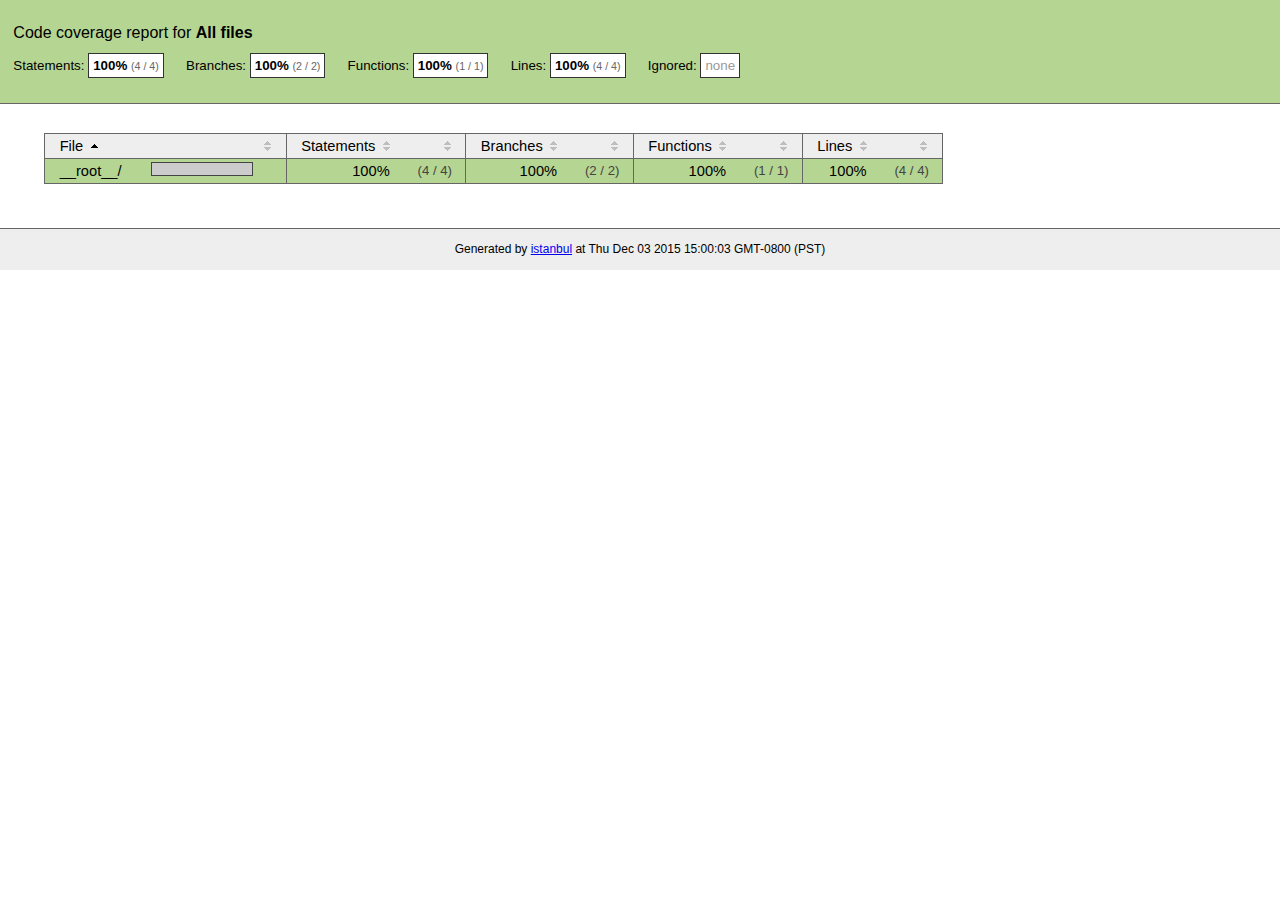
<file: demo/.metadata/.plugins/org.eclipse.wildwebdeveloper.embedder.node/node-v16.14.2-win-x64/node_modules/npm/node_modules/unique-filename/coverage/index.html>
<!doctype html>
<html lang="en">
<head>
    <title>Code coverage report for All files</title>
    <meta charset="utf-8">
    <link rel="stylesheet" href="prettify.css">
    <link rel="stylesheet" href="base.css">
    <style type='text/css'>
        div.coverage-summary .sorter {
            background-image: url(sort-arrow-sprite.png);
        }
    </style>
</head>
<body>
<div class="header high">
    <h1>Code coverage report for <span class="entity">All files</span></h1>
    <h2>
        Statements: <span class="metric">100% <small>(4 / 4)</small></span> &nbsp;&nbsp;&nbsp;&nbsp;
        Branches: <span class="metric">100% <small>(2 / 2)</small></span> &nbsp;&nbsp;&nbsp;&nbsp;
        Functions: <span class="metric">100% <small>(1 / 1)</small></span> &nbsp;&nbsp;&nbsp;&nbsp;
        Lines: <span class="metric">100% <small>(4 / 4)</small></span> &nbsp;&nbsp;&nbsp;&nbsp;
        Ignored: <span class="metric"><span class="ignore-none">none</span></span> &nbsp;&nbsp;&nbsp;&nbsp;
    </h2>
    <div class="path"></div>
</div>
<div class="body">
<div class="coverage-summary">
<table>
<thead>
<tr>
   <th data-col="file" data-fmt="html" data-html="true" class="file">File</th>
   <th data-col="pic" data-type="number" data-fmt="html" data-html="true" class="pic"></th>
   <th data-col="statements" data-type="number" data-fmt="pct" class="pct">Statements</th>
   <th data-col="statements_raw" data-type="number" data-fmt="html" class="abs"></th>
   <th data-col="branches" data-type="number" data-fmt="pct" class="pct">Branches</th>
   <th data-col="branches_raw" data-type="number" data-fmt="html" class="abs"></th>
   <th data-col="functions" data-type="number" data-fmt="pct" class="pct">Functions</th>
   <th data-col="functions_raw" data-type="number" data-fmt="html" class="abs"></th>
   <th data-col="lines" data-type="number" data-fmt="pct" class="pct">Lines</th>
   <th data-col="lines_raw" data-type="number" data-fmt="html" class="abs"></th>
</tr>
</thead>
<tbody><tr>
	<td class="file high" data-value="__root__/"><a href="__root__/index.html">__root__/</a></td>
	<td data-value="100" class="pic high"><span class="cover-fill cover-full" style="width: 100px;"></span><span class="cover-empty" style="width:0px;"></span></td>
	<td data-value="100" class="pct high">100%</td>
	<td data-value="4" class="abs high">(4&nbsp;/&nbsp;4)</td>
	<td data-value="100" class="pct high">100%</td>
	<td data-value="2" class="abs high">(2&nbsp;/&nbsp;2)</td>
	<td data-value="100" class="pct high">100%</td>
	<td data-value="1" class="abs high">(1&nbsp;/&nbsp;1)</td>
	<td data-value="100" class="pct high">100%</td>
	<td data-value="4" class="abs high">(4&nbsp;/&nbsp;4)</td>
	</tr>

</tbody>
</table>
</div>
</div>
<div class="footer">
    <div class="meta">Generated by <a href="http://istanbul-js.org/" target="_blank">istanbul</a> at Thu Dec 03 2015 15:00:03 GMT-0800 (PST)</div>
</div>
<script src="prettify.js"></script>
<script>
window.onload = function () {
        if (typeof prettyPrint === 'function') {
            prettyPrint();
        }
};
</script>
<script src="sorter.js"></script>
</body>
</html>
</file>
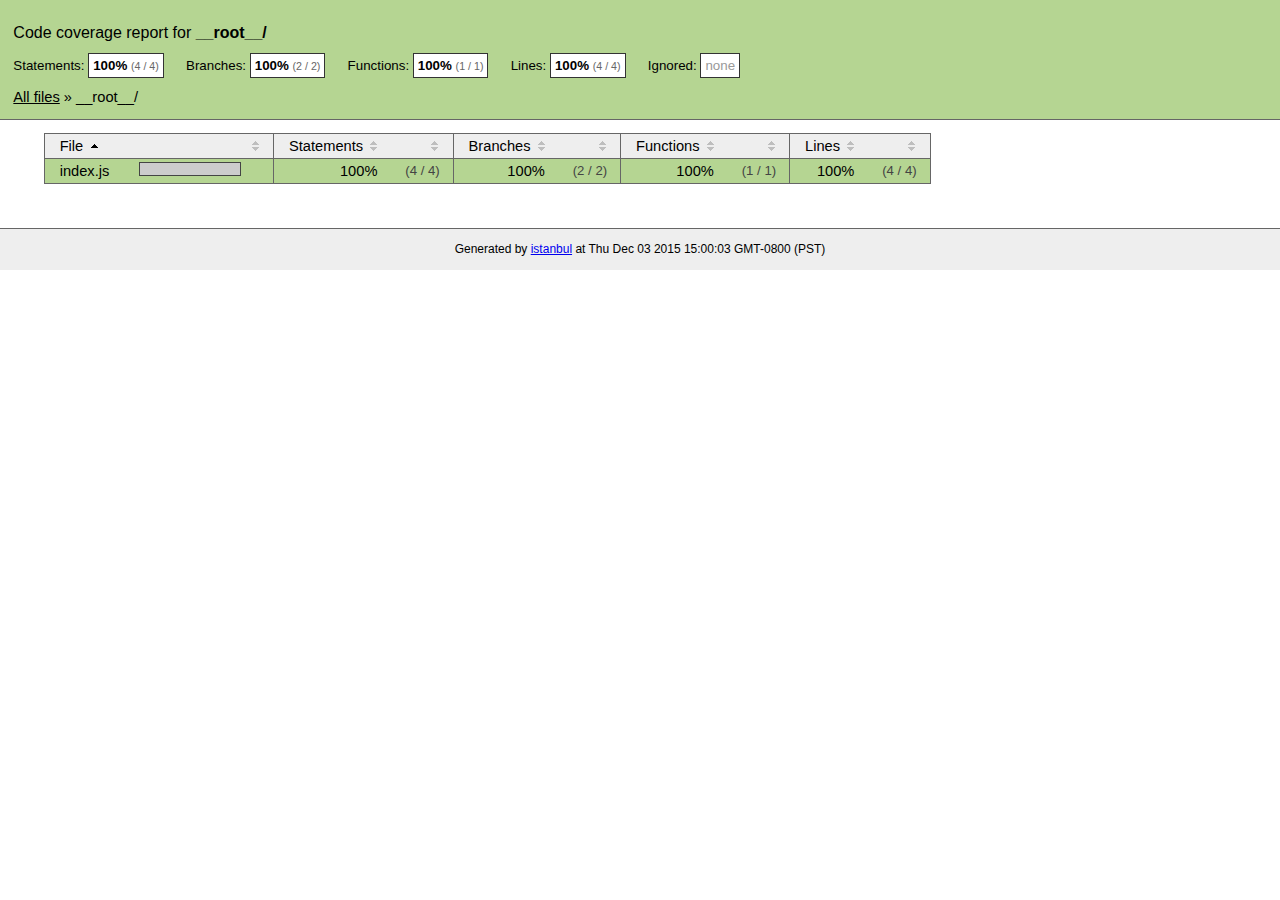
<file: demo/.metadata/.plugins/org.eclipse.wildwebdeveloper.embedder.node/node-v16.14.2-win-x64/node_modules/npm/node_modules/unique-filename/coverage/__root__/index.html>
<!doctype html>
<html lang="en">
<head>
    <title>Code coverage report for __root__/</title>
    <meta charset="utf-8">
    <link rel="stylesheet" href="../prettify.css">
    <link rel="stylesheet" href="../base.css">
    <style type='text/css'>
        div.coverage-summary .sorter {
            background-image: url(../sort-arrow-sprite.png);
        }
    </style>
</head>
<body>
<div class="header high">
    <h1>Code coverage report for <span class="entity">__root__/</span></h1>
    <h2>
        Statements: <span class="metric">100% <small>(4 / 4)</small></span> &nbsp;&nbsp;&nbsp;&nbsp;
        Branches: <span class="metric">100% <small>(2 / 2)</small></span> &nbsp;&nbsp;&nbsp;&nbsp;
        Functions: <span class="metric">100% <small>(1 / 1)</small></span> &nbsp;&nbsp;&nbsp;&nbsp;
        Lines: <span class="metric">100% <small>(4 / 4)</small></span> &nbsp;&nbsp;&nbsp;&nbsp;
        Ignored: <span class="metric"><span class="ignore-none">none</span></span> &nbsp;&nbsp;&nbsp;&nbsp;
    </h2>
    <div class="path"><a href="../index.html">All files</a> &#187; __root__/</div>
</div>
<div class="body">
<div class="coverage-summary">
<table>
<thead>
<tr>
   <th data-col="file" data-fmt="html" data-html="true" class="file">File</th>
   <th data-col="pic" data-type="number" data-fmt="html" data-html="true" class="pic"></th>
   <th data-col="statements" data-type="number" data-fmt="pct" class="pct">Statements</th>
   <th data-col="statements_raw" data-type="number" data-fmt="html" class="abs"></th>
   <th data-col="branches" data-type="number" data-fmt="pct" class="pct">Branches</th>
   <th data-col="branches_raw" data-type="number" data-fmt="html" class="abs"></th>
   <th data-col="functions" data-type="number" data-fmt="pct" class="pct">Functions</th>
   <th data-col="functions_raw" data-type="number" data-fmt="html" class="abs"></th>
   <th data-col="lines" data-type="number" data-fmt="pct" class="pct">Lines</th>
   <th data-col="lines_raw" data-type="number" data-fmt="html" class="abs"></th>
</tr>
</thead>
<tbody><tr>
	<td class="file high" data-value="index.js"><a href="index.js.html">index.js</a></td>
	<td data-value="100" class="pic high"><span class="cover-fill cover-full" style="width: 100px;"></span><span class="cover-empty" style="width:0px;"></span></td>
	<td data-value="100" class="pct high">100%</td>
	<td data-value="4" class="abs high">(4&nbsp;/&nbsp;4)</td>
	<td data-value="100" class="pct high">100%</td>
	<td data-value="2" class="abs high">(2&nbsp;/&nbsp;2)</td>
	<td data-value="100" class="pct high">100%</td>
	<td data-value="1" class="abs high">(1&nbsp;/&nbsp;1)</td>
	<td data-value="100" class="pct high">100%</td>
	<td data-value="4" class="abs high">(4&nbsp;/&nbsp;4)</td>
	</tr>

</tbody>
</table>
</div>
</div>
<div class="footer">
    <div class="meta">Generated by <a href="http://istanbul-js.org/" target="_blank">istanbul</a> at Thu Dec 03 2015 15:00:03 GMT-0800 (PST)</div>
</div>
<script src="../prettify.js"></script>
<script>
window.onload = function () {
        if (typeof prettyPrint === 'function') {
            prettyPrint();
        }
};
</script>
<script src="../sorter.js"></script>
</body>
</html>
</file>
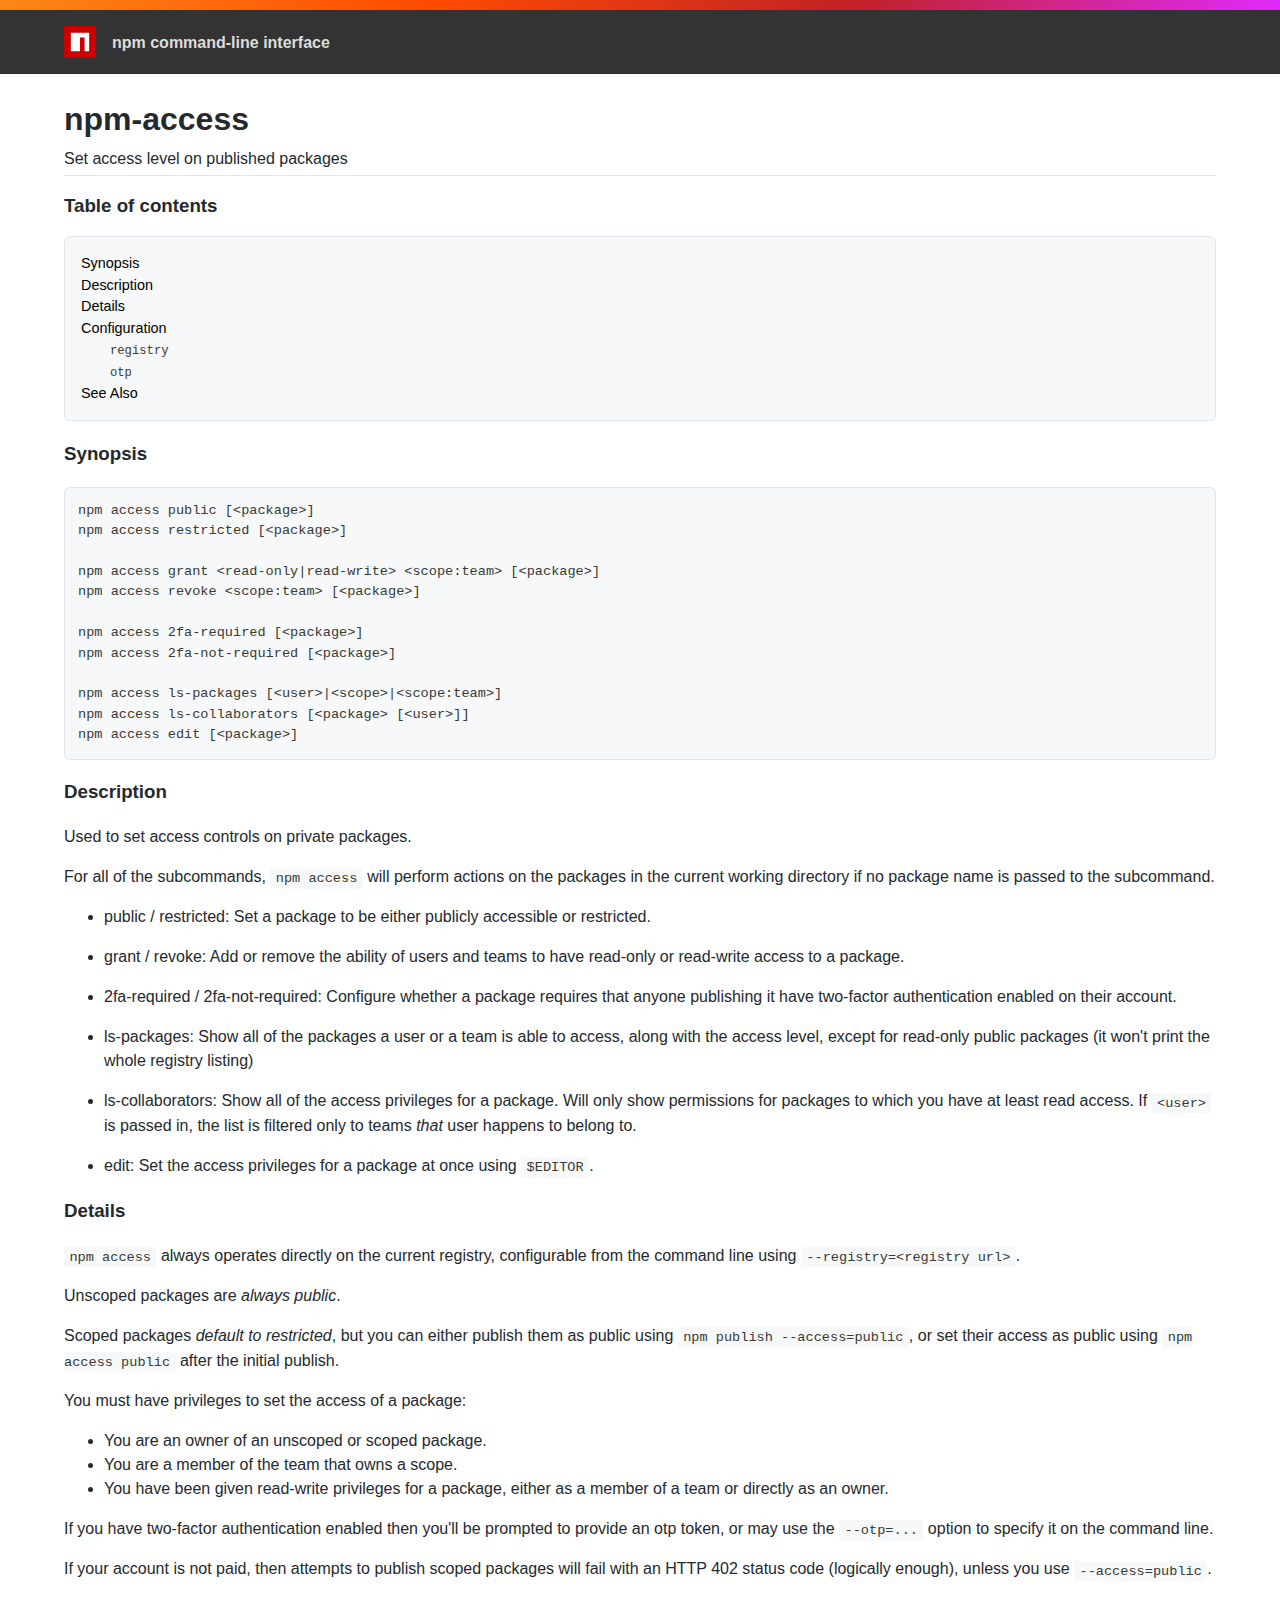
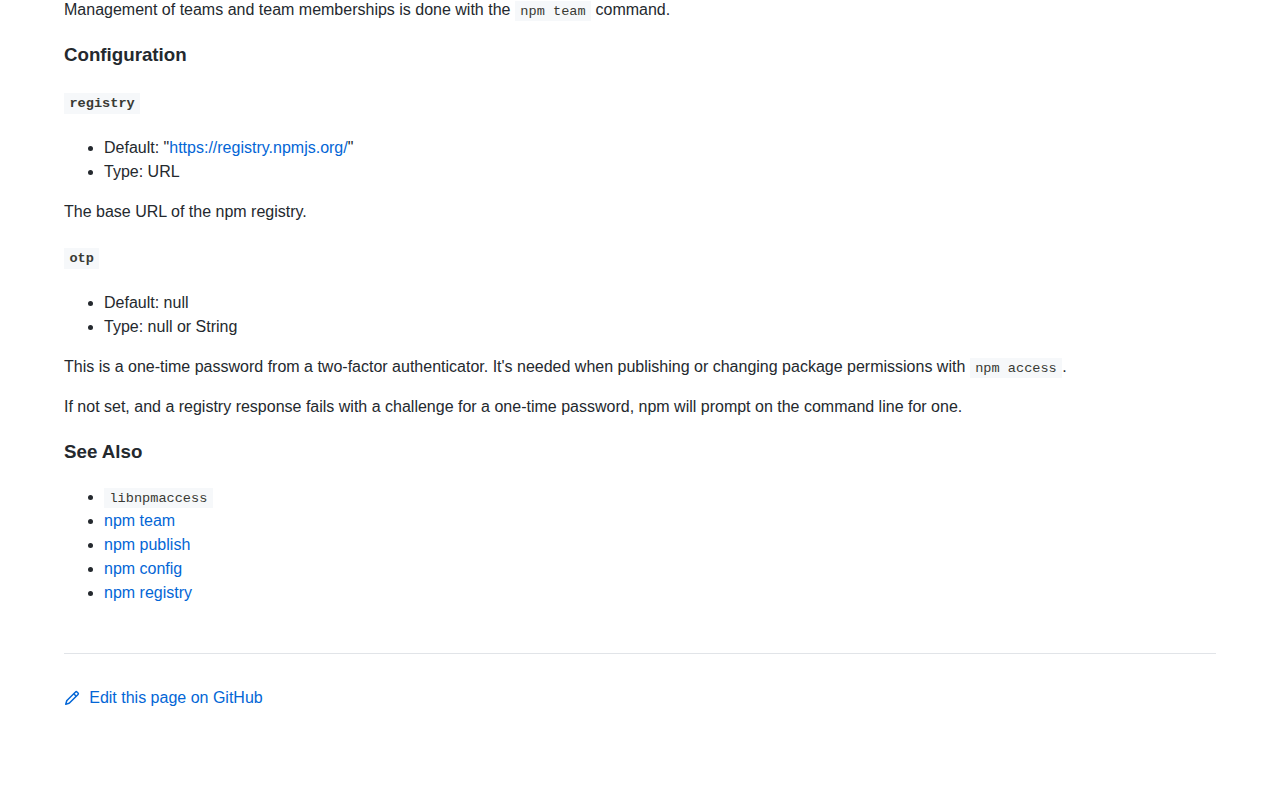
<file: demo/.metadata/.plugins/org.eclipse.wildwebdeveloper.embedder.node/node-v16.14.2-win-x64/node_modules/npm/docs/output/commands/npm-access.html>
<!DOCTYPE html><html><head>
<meta charset="utf-8">
<title>npm-access</title>
<style>
body {
    background-color: #ffffff;
    color: #24292e;

    margin: 0;

    line-height: 1.5;

    font-family: -apple-system, BlinkMacSystemFont, "Segoe UI", Helvetica, Arial, sans-serif, "Apple Color Emoji", "Segoe UI Emoji";
}
#rainbar {
    height: 10px;
    background-image: linear-gradient(139deg, #fb8817, #ff4b01, #c12127, #e02aff);
}

a {
    text-decoration: none;
    color: #0366d6;
}
a:hover {
    text-decoration: underline;
}

pre {
    margin: 1em 0px;
    padding: 1em;
    border: solid 1px #e1e4e8;
    border-radius: 6px;

    display: block;
    overflow: auto;

    white-space: pre;

    background-color: #f6f8fa;
    color: #393a34;
}
code {
    font-family: SFMono-Regular, Consolas, "Liberation Mono", Menlo, Courier, monospace;
    font-size: 85%;
    padding: 0.2em 0.4em;
    background-color: #f6f8fa;
    color: #393a34;
}
pre > code {
    padding: 0;
    background-color: inherit;
    color: inherit;
}
h1, h2, h3 {
    font-weight: 600;
}

#logobar {
    background-color: #333333;
    margin: 0 auto;
    padding: 1em 4em;
}
#logobar .logo {
    float: left;
}
#logobar .title {
    font-weight: 600;
    color: #dddddd;
    float: left;
    margin: 5px 0 0 1em;
}
#logobar:after {
    content: "";
    display: block;
    clear: both;
}

#content {
    margin: 0 auto;
    padding: 0 4em;
}

#table_of_contents > h2 {
    font-size: 1.17em;
}
#table_of_contents ul:first-child {
    border: solid 1px #e1e4e8;
    border-radius: 6px;
    padding: 1em;
    background-color: #f6f8fa;
    color: #393a34;
}
#table_of_contents ul {
    list-style-type: none;
    padding-left: 1.5em;
}
#table_of_contents li {
    font-size: 0.9em;
}
#table_of_contents li a {
    color: #000000;
}

header.title {
    border-bottom: solid 1px #e1e4e8;
}
header.title > h1 {
    margin-bottom: 0.25em;
}
header.title > .description {
    display: block;
    margin-bottom: 0.5em;
    line-height: 1;
}

footer#edit {
    border-top: solid 1px #e1e4e8;
    margin: 3em 0 4em 0;
    padding-top: 2em;
}
</style>
</head>
<body>
<div id="banner">
<div id="rainbar"></div>
<div id="logobar">
<svg class="logo" role="img" height="32" width="32" viewBox="0 0 700 700">
<polygon fill="#cb0000" points="0,700 700,700 700,0 0,0"></polygon>
<polygon fill="#ffffff" points="150,550 350,550 350,250 450,250 450,550 550,550 550,150 150,150"></polygon>
</svg>
<div class="title">
npm command-line interface
</div>
</div>
</div>

<section id="content">
<header class="title">
<h1 id="npm-access">npm-access</h1>
<span class="description">Set access level on published packages</span>
</header>

<section id="table_of_contents">
<h2 id="table-of-contents">Table of contents</h2>
<div id="_table_of_contents"><ul><li><a href="#synopsis">Synopsis</a></li><li><a href="#description">Description</a></li><li><a href="#details">Details</a></li><li><a href="#configuration">Configuration</a></li><ul><li><a href="#registry"><code>registry</code></a></li><li><a href="#otp"><code>otp</code></a></li></ul><li><a href="#see-also">See Also</a></li></ul></div>
</section>

<div id="_content"><h3 id="synopsis">Synopsis</h3>
<pre lang="bash"><code>npm access public [&lt;package&gt;]
npm access restricted [&lt;package&gt;]

npm access grant &lt;read-only|read-write&gt; &lt;scope:team&gt; [&lt;package&gt;]
npm access revoke &lt;scope:team&gt; [&lt;package&gt;]

npm access 2fa-required [&lt;package&gt;]
npm access 2fa-not-required [&lt;package&gt;]

npm access ls-packages [&lt;user&gt;|&lt;scope&gt;|&lt;scope:team&gt;]
npm access ls-collaborators [&lt;package&gt; [&lt;user&gt;]]
npm access edit [&lt;package&gt;]
</code></pre>
<h3 id="description">Description</h3>
<p>Used to set access controls on private packages.</p>
<p>For all of the subcommands, <code>npm access</code> will perform actions on the packages
in the current working directory if no package name is passed to the
subcommand.</p>
<ul>
<li>
<p>public / restricted:
Set a package to be either publicly accessible or restricted.</p>
</li>
<li>
<p>grant / revoke:
Add or remove the ability of users and teams to have read-only or read-write
access to a package.</p>
</li>
<li>
<p>2fa-required / 2fa-not-required:
Configure whether a package requires that anyone publishing it have two-factor
authentication enabled on their account.</p>
</li>
<li>
<p>ls-packages:
Show all of the packages a user or a team is able to access, along with the
access level, except for read-only public packages (it won't print the whole
registry listing)</p>
</li>
<li>
<p>ls-collaborators:
Show all of the access privileges for a package. Will only show permissions
for packages to which you have at least read access. If <code>&lt;user&gt;</code> is passed in,
the list is filtered only to teams <em>that</em> user happens to belong to.</p>
</li>
<li>
<p>edit:
Set the access privileges for a package at once using <code>$EDITOR</code>.</p>
</li>
</ul>
<h3 id="details">Details</h3>
<p><code>npm access</code> always operates directly on the current registry, configurable
from the command line using <code>--registry=&lt;registry url&gt;</code>.</p>
<p>Unscoped packages are <em>always public</em>.</p>
<p>Scoped packages <em>default to restricted</em>, but you can either publish them as
public using <code>npm publish --access=public</code>, or set their access as public using
<code>npm access public</code> after the initial publish.</p>
<p>You must have privileges to set the access of a package:</p>
<ul>
<li>You are an owner of an unscoped or scoped package.</li>
<li>You are a member of the team that owns a scope.</li>
<li>You have been given read-write privileges for a package, either as a member
of a team or directly as an owner.</li>
</ul>
<p>If you have two-factor authentication enabled then you'll be prompted to
provide an otp token, or may use the <code>--otp=...</code> option to specify it on
the command line.</p>
<p>If your account is not paid, then attempts to publish scoped packages will
fail with an HTTP 402 status code (logically enough), unless you use
<code>--access=public</code>.</p>
<p>Management of teams and team memberships is done with the <code>npm team</code> command.</p>
<h3 id="configuration">Configuration</h3>
<!-- raw HTML omitted -->
<!-- raw HTML omitted -->
<!-- raw HTML omitted -->
<h4 id="registry"><code>registry</code></h4>
<ul>
<li>Default: "<a href="https://registry.npmjs.org/">https://registry.npmjs.org/</a>"</li>
<li>Type: URL</li>
</ul>
<p>The base URL of the npm registry.</p>
<!-- raw HTML omitted -->
<!-- raw HTML omitted -->
<h4 id="otp"><code>otp</code></h4>
<ul>
<li>Default: null</li>
<li>Type: null or String</li>
</ul>
<p>This is a one-time password from a two-factor authenticator. It's needed
when publishing or changing package permissions with <code>npm access</code>.</p>
<p>If not set, and a registry response fails with a challenge for a one-time
password, npm will prompt on the command line for one.</p>
<!-- raw HTML omitted -->
<!-- raw HTML omitted -->
<!-- raw HTML omitted -->
<h3 id="see-also">See Also</h3>
<ul>
<li><a href="https://npm.im/libnpmaccess"><code>libnpmaccess</code></a></li>
<li><a href="../commands/npm-team.html">npm team</a></li>
<li><a href="../commands/npm-publish.html">npm publish</a></li>
<li><a href="../commands/npm-config.html">npm config</a></li>
<li><a href="../using-npm/registry.html">npm registry</a></li>
</ul>
</div>

<footer id="edit">
<a href="https://github.com/npm/cli/edit/latest/docs/content/commands/npm-access.md">
<svg role="img" viewBox="0 0 16 16" width="16" height="16" fill="currentcolor" style="vertical-align: text-bottom; margin-right: 0.3em;">
<path fill-rule="evenodd" d="M11.013 1.427a1.75 1.75 0 012.474 0l1.086 1.086a1.75 1.75 0 010 2.474l-8.61 8.61c-.21.21-.47.364-.756.445l-3.251.93a.75.75 0 01-.927-.928l.929-3.25a1.75 1.75 0 01.445-.758l8.61-8.61zm1.414 1.06a.25.25 0 00-.354 0L10.811 3.75l1.439 1.44 1.263-1.263a.25.25 0 000-.354l-1.086-1.086zM11.189 6.25L9.75 4.81l-6.286 6.287a.25.25 0 00-.064.108l-.558 1.953 1.953-.558a.249.249 0 00.108-.064l6.286-6.286z"></path>
</svg>
Edit this page on GitHub
</a>
</footer>
</section>



</body></html>
</file>
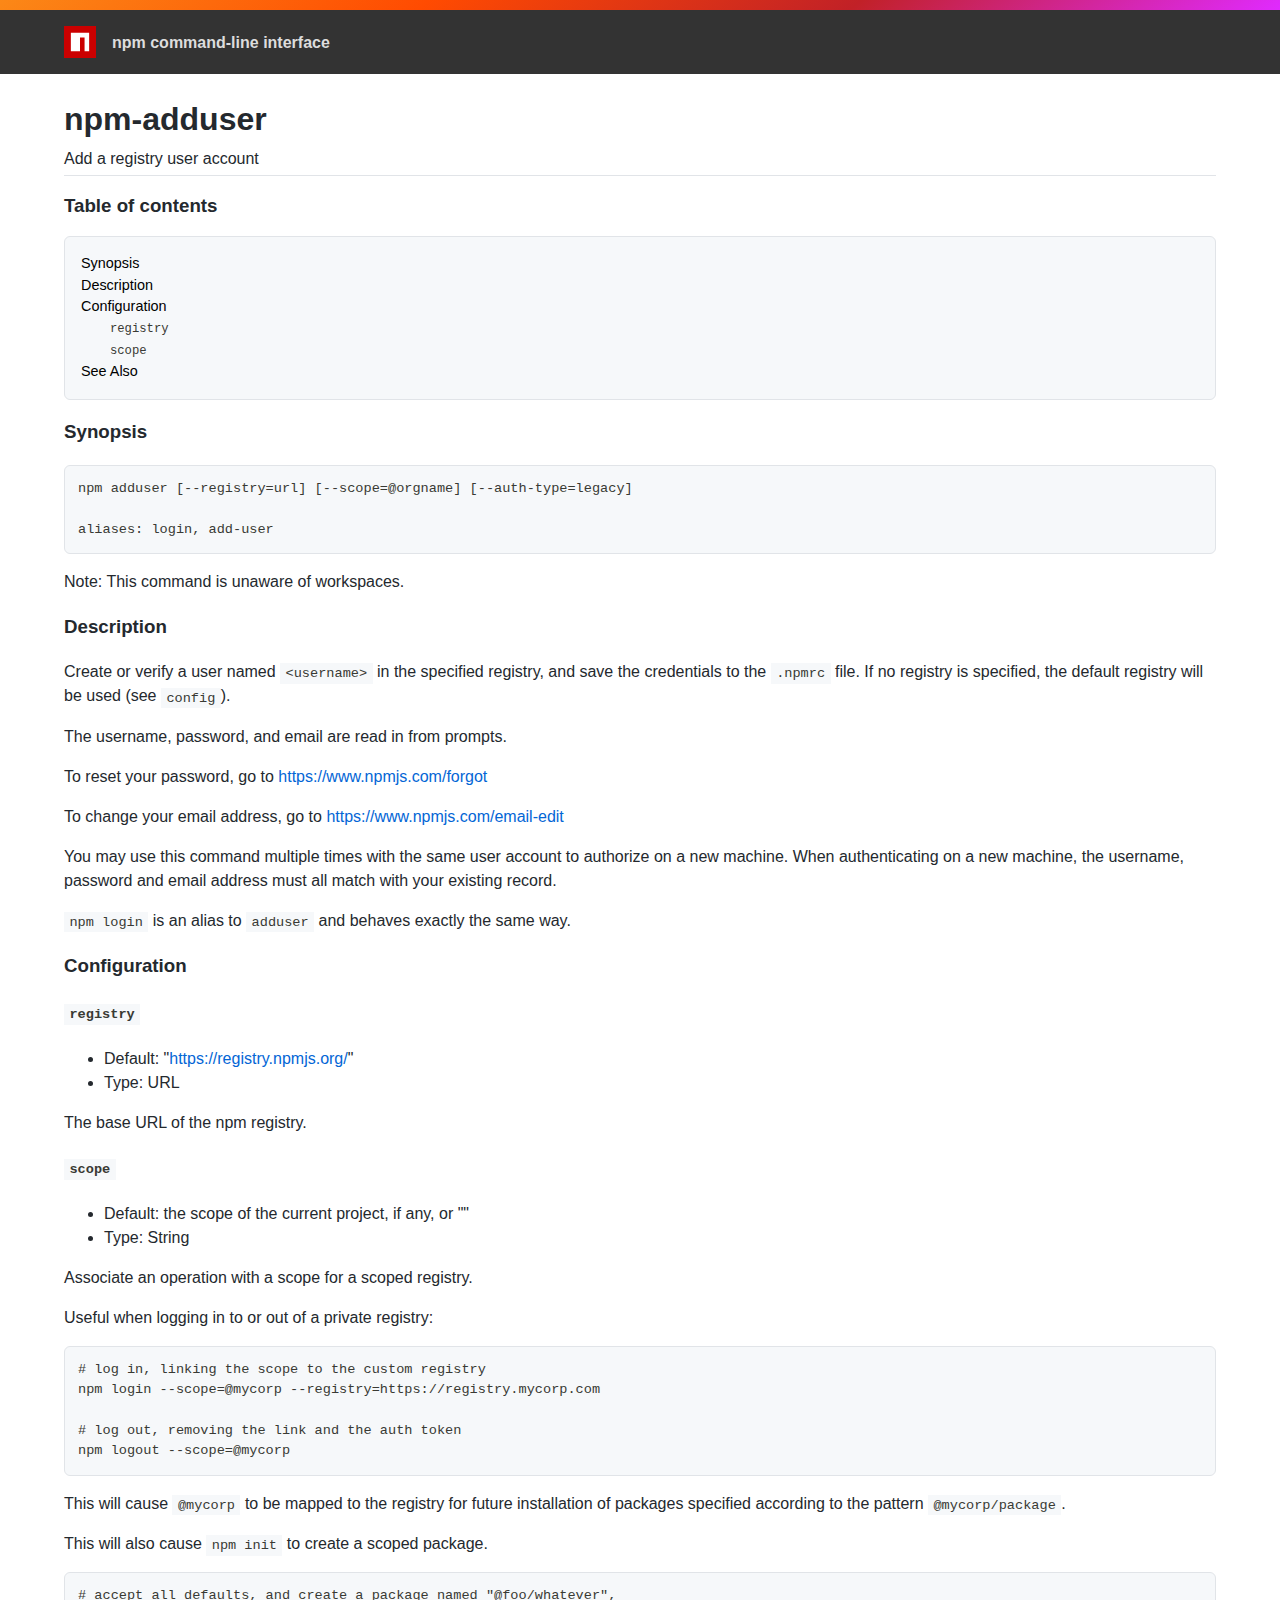
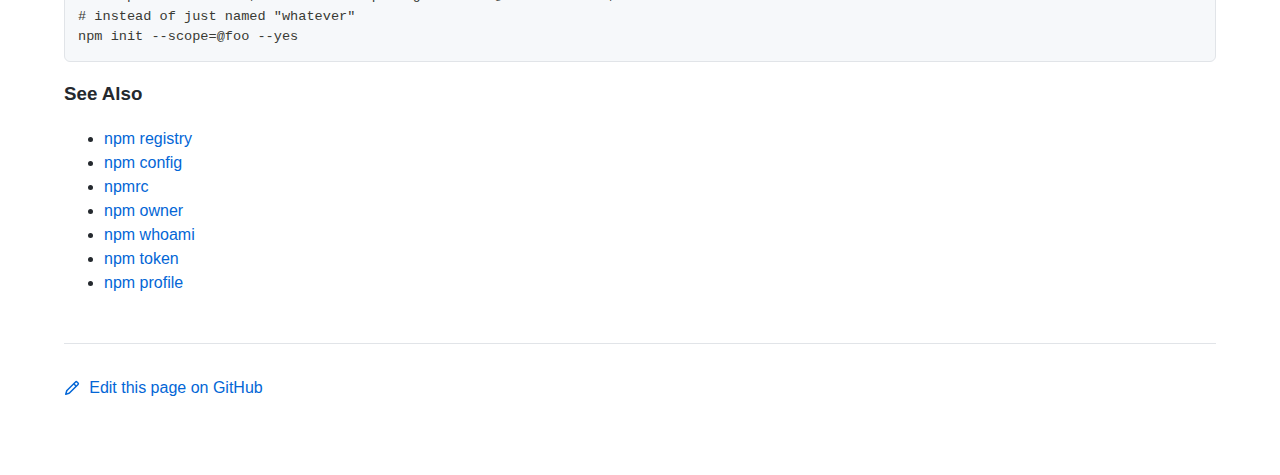
<file: demo/.metadata/.plugins/org.eclipse.wildwebdeveloper.embedder.node/node-v16.14.2-win-x64/node_modules/npm/docs/output/commands/npm-adduser.html>
<!DOCTYPE html><html><head>
<meta charset="utf-8">
<title>npm-adduser</title>
<style>
body {
    background-color: #ffffff;
    color: #24292e;

    margin: 0;

    line-height: 1.5;

    font-family: -apple-system, BlinkMacSystemFont, "Segoe UI", Helvetica, Arial, sans-serif, "Apple Color Emoji", "Segoe UI Emoji";
}
#rainbar {
    height: 10px;
    background-image: linear-gradient(139deg, #fb8817, #ff4b01, #c12127, #e02aff);
}

a {
    text-decoration: none;
    color: #0366d6;
}
a:hover {
    text-decoration: underline;
}

pre {
    margin: 1em 0px;
    padding: 1em;
    border: solid 1px #e1e4e8;
    border-radius: 6px;

    display: block;
    overflow: auto;

    white-space: pre;

    background-color: #f6f8fa;
    color: #393a34;
}
code {
    font-family: SFMono-Regular, Consolas, "Liberation Mono", Menlo, Courier, monospace;
    font-size: 85%;
    padding: 0.2em 0.4em;
    background-color: #f6f8fa;
    color: #393a34;
}
pre > code {
    padding: 0;
    background-color: inherit;
    color: inherit;
}
h1, h2, h3 {
    font-weight: 600;
}

#logobar {
    background-color: #333333;
    margin: 0 auto;
    padding: 1em 4em;
}
#logobar .logo {
    float: left;
}
#logobar .title {
    font-weight: 600;
    color: #dddddd;
    float: left;
    margin: 5px 0 0 1em;
}
#logobar:after {
    content: "";
    display: block;
    clear: both;
}

#content {
    margin: 0 auto;
    padding: 0 4em;
}

#table_of_contents > h2 {
    font-size: 1.17em;
}
#table_of_contents ul:first-child {
    border: solid 1px #e1e4e8;
    border-radius: 6px;
    padding: 1em;
    background-color: #f6f8fa;
    color: #393a34;
}
#table_of_contents ul {
    list-style-type: none;
    padding-left: 1.5em;
}
#table_of_contents li {
    font-size: 0.9em;
}
#table_of_contents li a {
    color: #000000;
}

header.title {
    border-bottom: solid 1px #e1e4e8;
}
header.title > h1 {
    margin-bottom: 0.25em;
}
header.title > .description {
    display: block;
    margin-bottom: 0.5em;
    line-height: 1;
}

footer#edit {
    border-top: solid 1px #e1e4e8;
    margin: 3em 0 4em 0;
    padding-top: 2em;
}
</style>
</head>
<body>
<div id="banner">
<div id="rainbar"></div>
<div id="logobar">
<svg class="logo" role="img" height="32" width="32" viewBox="0 0 700 700">
<polygon fill="#cb0000" points="0,700 700,700 700,0 0,0"></polygon>
<polygon fill="#ffffff" points="150,550 350,550 350,250 450,250 450,550 550,550 550,150 150,150"></polygon>
</svg>
<div class="title">
npm command-line interface
</div>
</div>
</div>

<section id="content">
<header class="title">
<h1 id="npm-adduser">npm-adduser</h1>
<span class="description">Add a registry user account</span>
</header>

<section id="table_of_contents">
<h2 id="table-of-contents">Table of contents</h2>
<div id="_table_of_contents"><ul><li><a href="#synopsis">Synopsis</a></li><li><a href="#description">Description</a></li><li><a href="#configuration">Configuration</a></li><ul><li><a href="#registry"><code>registry</code></a></li><li><a href="#scope"><code>scope</code></a></li></ul><li><a href="#see-also">See Also</a></li></ul></div>
</section>

<div id="_content"><h3 id="synopsis">Synopsis</h3>
<pre lang="bash"><code>npm adduser [--registry=url] [--scope=@orgname] [--auth-type=legacy]

aliases: login, add-user
</code></pre>
<p>Note: This command is unaware of workspaces.</p>
<h3 id="description">Description</h3>
<p>Create or verify a user named <code>&lt;username&gt;</code> in the specified registry, and
save the credentials to the <code>.npmrc</code> file. If no registry is specified,
the default registry will be used (see <a href="../using-npm/config.html"><code>config</code></a>).</p>
<p>The username, password, and email are read in from prompts.</p>
<p>To reset your password, go to <a href="https://www.npmjs.com/forgot">https://www.npmjs.com/forgot</a></p>
<p>To change your email address, go to <a href="https://www.npmjs.com/email-edit">https://www.npmjs.com/email-edit</a></p>
<p>You may use this command multiple times with the same user account to
authorize on a new machine.  When authenticating on a new machine,
the username, password and email address must all match with
your existing record.</p>
<p><code>npm login</code> is an alias to <code>adduser</code> and behaves exactly the same way.</p>
<h3 id="configuration">Configuration</h3>
<!-- raw HTML omitted -->
<!-- raw HTML omitted -->
<!-- raw HTML omitted -->
<h4 id="registry"><code>registry</code></h4>
<ul>
<li>Default: "<a href="https://registry.npmjs.org/">https://registry.npmjs.org/</a>"</li>
<li>Type: URL</li>
</ul>
<p>The base URL of the npm registry.</p>
<!-- raw HTML omitted -->
<!-- raw HTML omitted -->
<h4 id="scope"><code>scope</code></h4>
<ul>
<li>Default: the scope of the current project, if any, or ""</li>
<li>Type: String</li>
</ul>
<p>Associate an operation with a scope for a scoped registry.</p>
<p>Useful when logging in to or out of a private registry:</p>
<pre><code># log in, linking the scope to the custom registry
npm login --scope=@mycorp --registry=https://registry.mycorp.com

# log out, removing the link and the auth token
npm logout --scope=@mycorp
</code></pre>
<p>This will cause <code>@mycorp</code> to be mapped to the registry for future
installation of packages specified according to the pattern
<code>@mycorp/package</code>.</p>
<p>This will also cause <code>npm init</code> to create a scoped package.</p>
<pre><code># accept all defaults, and create a package named "@foo/whatever",
# instead of just named "whatever"
npm init --scope=@foo --yes
</code></pre>
<!-- raw HTML omitted -->
<!-- raw HTML omitted -->
<!-- raw HTML omitted -->
<h3 id="see-also">See Also</h3>
<ul>
<li><a href="../using-npm/registry.html">npm registry</a></li>
<li><a href="../commands/npm-config.html">npm config</a></li>
<li><a href="../configuring-npm/npmrc.html">npmrc</a></li>
<li><a href="../commands/npm-owner.html">npm owner</a></li>
<li><a href="../commands/npm-whoami.html">npm whoami</a></li>
<li><a href="../commands/npm-token.html">npm token</a></li>
<li><a href="../commands/npm-profile.html">npm profile</a></li>
</ul>
</div>

<footer id="edit">
<a href="https://github.com/npm/cli/edit/latest/docs/content/commands/npm-adduser.md">
<svg role="img" viewBox="0 0 16 16" width="16" height="16" fill="currentcolor" style="vertical-align: text-bottom; margin-right: 0.3em;">
<path fill-rule="evenodd" d="M11.013 1.427a1.75 1.75 0 012.474 0l1.086 1.086a1.75 1.75 0 010 2.474l-8.61 8.61c-.21.21-.47.364-.756.445l-3.251.93a.75.75 0 01-.927-.928l.929-3.25a1.75 1.75 0 01.445-.758l8.61-8.61zm1.414 1.06a.25.25 0 00-.354 0L10.811 3.75l1.439 1.44 1.263-1.263a.25.25 0 000-.354l-1.086-1.086zM11.189 6.25L9.75 4.81l-6.286 6.287a.25.25 0 00-.064.108l-.558 1.953 1.953-.558a.249.249 0 00.108-.064l6.286-6.286z"></path>
</svg>
Edit this page on GitHub
</a>
</footer>
</section>



</body></html>
</file>
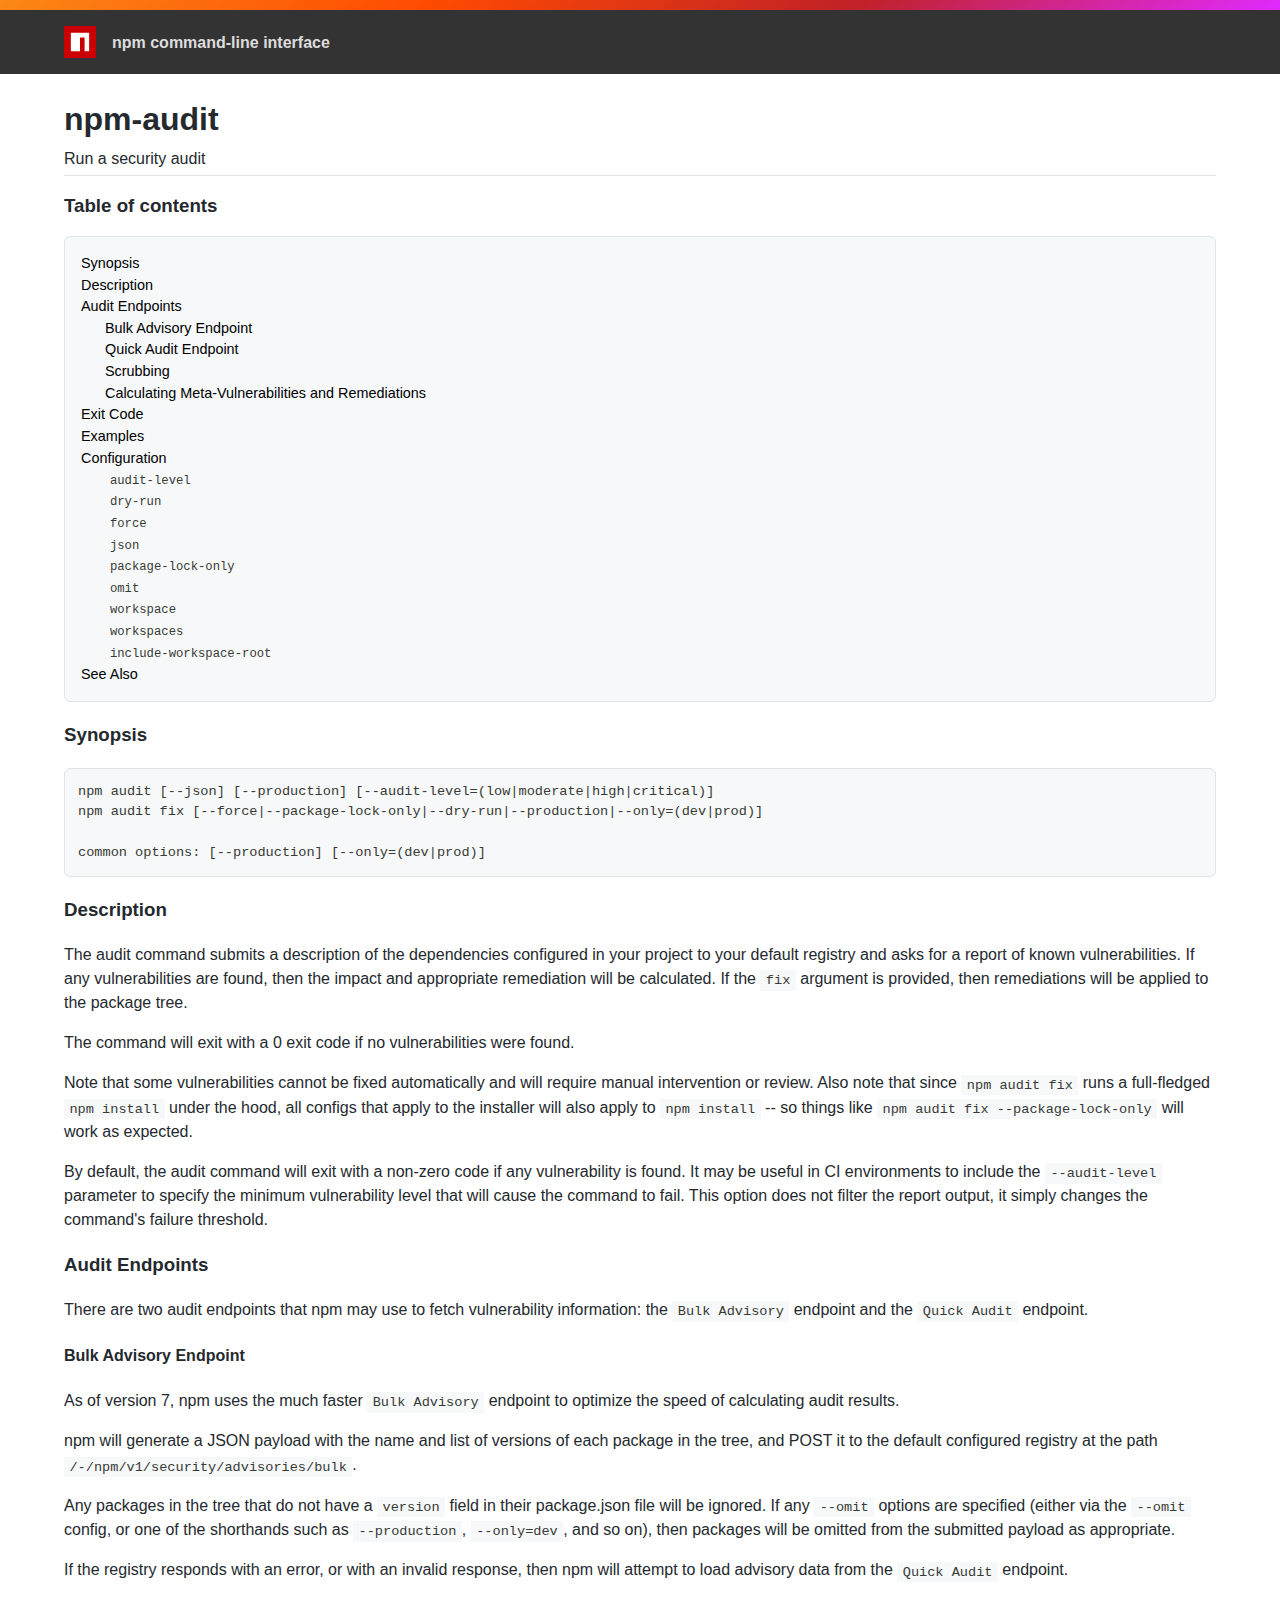
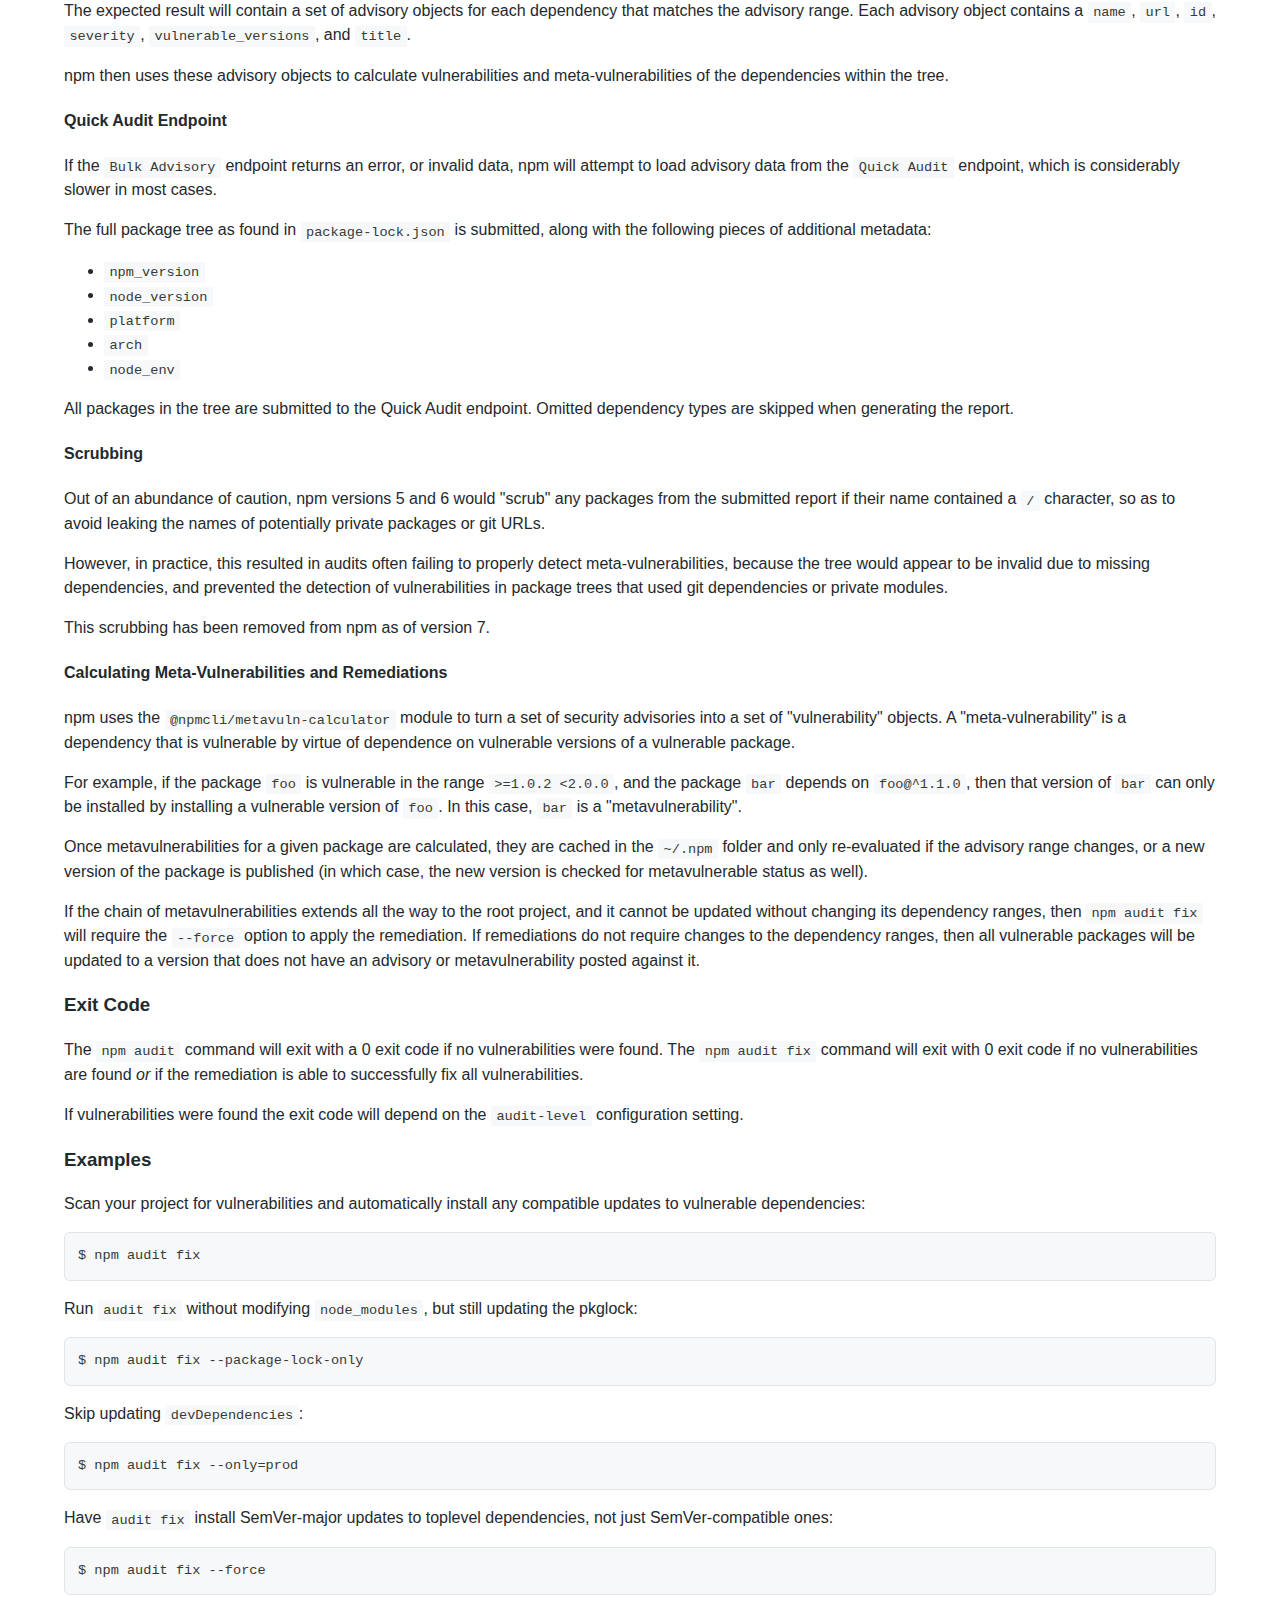
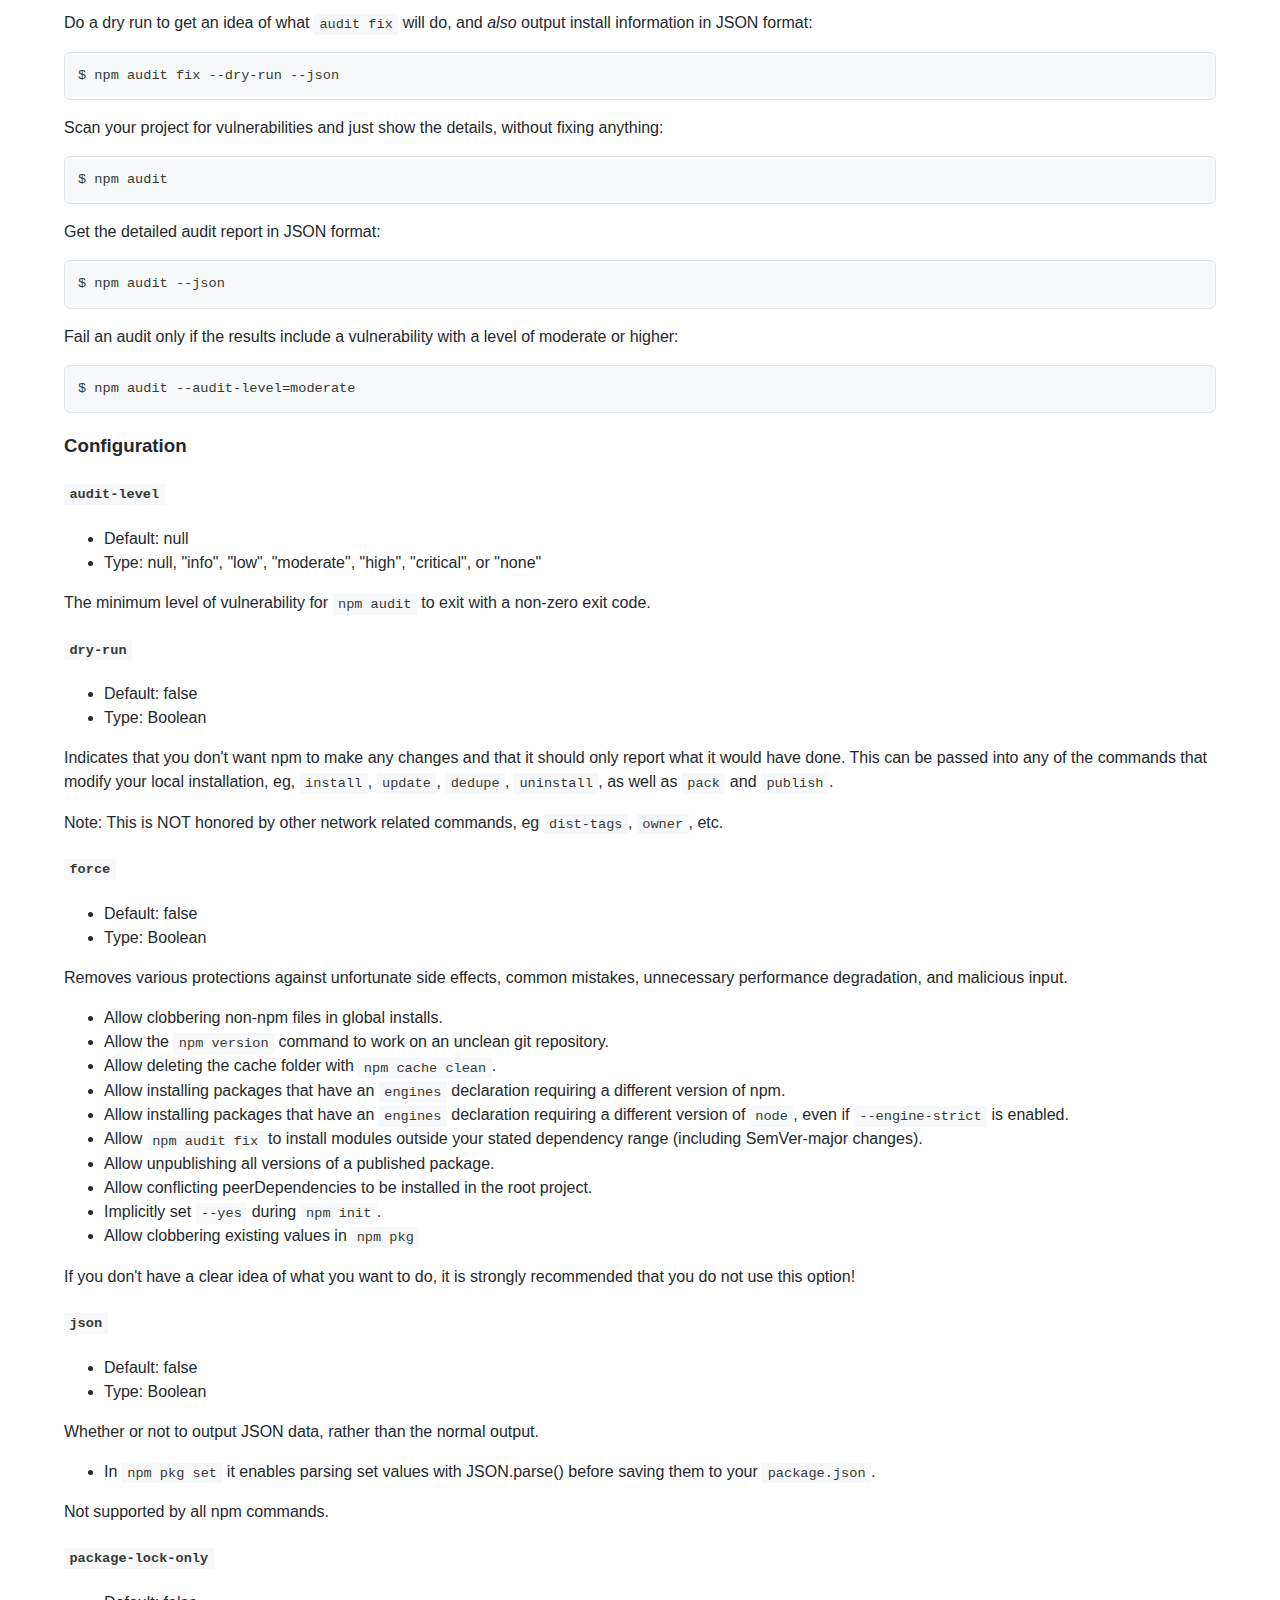
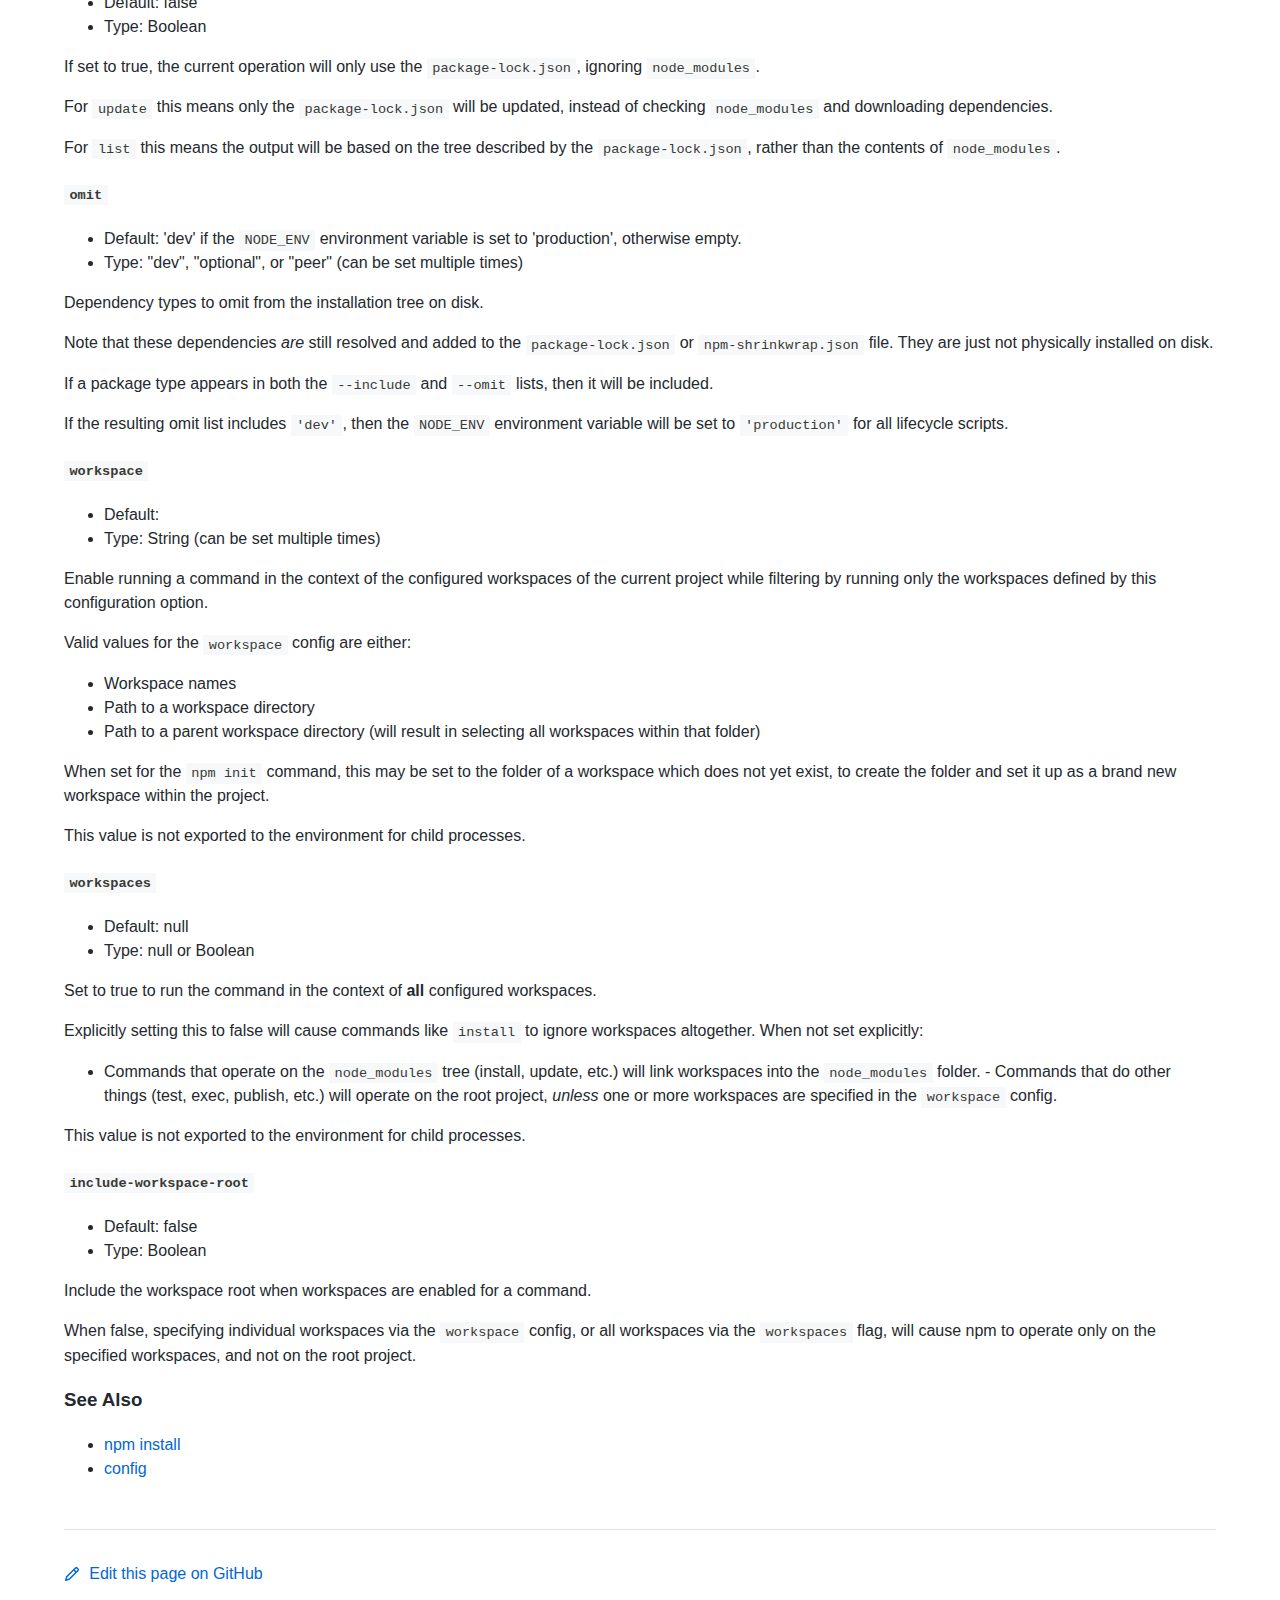
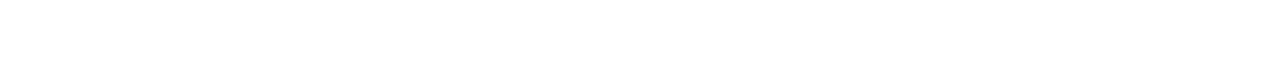
<file: demo/.metadata/.plugins/org.eclipse.wildwebdeveloper.embedder.node/node-v16.14.2-win-x64/node_modules/npm/docs/output/commands/npm-audit.html>
<!DOCTYPE html><html><head>
<meta charset="utf-8">
<title>npm-audit</title>
<style>
body {
    background-color: #ffffff;
    color: #24292e;

    margin: 0;

    line-height: 1.5;

    font-family: -apple-system, BlinkMacSystemFont, "Segoe UI", Helvetica, Arial, sans-serif, "Apple Color Emoji", "Segoe UI Emoji";
}
#rainbar {
    height: 10px;
    background-image: linear-gradient(139deg, #fb8817, #ff4b01, #c12127, #e02aff);
}

a {
    text-decoration: none;
    color: #0366d6;
}
a:hover {
    text-decoration: underline;
}

pre {
    margin: 1em 0px;
    padding: 1em;
    border: solid 1px #e1e4e8;
    border-radius: 6px;

    display: block;
    overflow: auto;

    white-space: pre;

    background-color: #f6f8fa;
    color: #393a34;
}
code {
    font-family: SFMono-Regular, Consolas, "Liberation Mono", Menlo, Courier, monospace;
    font-size: 85%;
    padding: 0.2em 0.4em;
    background-color: #f6f8fa;
    color: #393a34;
}
pre > code {
    padding: 0;
    background-color: inherit;
    color: inherit;
}
h1, h2, h3 {
    font-weight: 600;
}

#logobar {
    background-color: #333333;
    margin: 0 auto;
    padding: 1em 4em;
}
#logobar .logo {
    float: left;
}
#logobar .title {
    font-weight: 600;
    color: #dddddd;
    float: left;
    margin: 5px 0 0 1em;
}
#logobar:after {
    content: "";
    display: block;
    clear: both;
}

#content {
    margin: 0 auto;
    padding: 0 4em;
}

#table_of_contents > h2 {
    font-size: 1.17em;
}
#table_of_contents ul:first-child {
    border: solid 1px #e1e4e8;
    border-radius: 6px;
    padding: 1em;
    background-color: #f6f8fa;
    color: #393a34;
}
#table_of_contents ul {
    list-style-type: none;
    padding-left: 1.5em;
}
#table_of_contents li {
    font-size: 0.9em;
}
#table_of_contents li a {
    color: #000000;
}

header.title {
    border-bottom: solid 1px #e1e4e8;
}
header.title > h1 {
    margin-bottom: 0.25em;
}
header.title > .description {
    display: block;
    margin-bottom: 0.5em;
    line-height: 1;
}

footer#edit {
    border-top: solid 1px #e1e4e8;
    margin: 3em 0 4em 0;
    padding-top: 2em;
}
</style>
</head>
<body>
<div id="banner">
<div id="rainbar"></div>
<div id="logobar">
<svg class="logo" role="img" height="32" width="32" viewBox="0 0 700 700">
<polygon fill="#cb0000" points="0,700 700,700 700,0 0,0"></polygon>
<polygon fill="#ffffff" points="150,550 350,550 350,250 450,250 450,550 550,550 550,150 150,150"></polygon>
</svg>
<div class="title">
npm command-line interface
</div>
</div>
</div>

<section id="content">
<header class="title">
<h1 id="npm-audit">npm-audit</h1>
<span class="description">Run a security audit</span>
</header>

<section id="table_of_contents">
<h2 id="table-of-contents">Table of contents</h2>
<div id="_table_of_contents"><ul><li><a href="#synopsis">Synopsis</a></li><li><a href="#description">Description</a></li><li><a href="#audit-endpoints">Audit Endpoints</a></li><ul><li><a href="#bulk-advisory-endpoint">Bulk Advisory Endpoint</a></li><li><a href="#quick-audit-endpoint">Quick Audit Endpoint</a></li><li><a href="#scrubbing">Scrubbing</a></li><li><a href="#calculating-meta-vulnerabilities-and-remediations">Calculating Meta-Vulnerabilities and Remediations</a></li></ul><li><a href="#exit-code">Exit Code</a></li><li><a href="#examples">Examples</a></li><li><a href="#configuration">Configuration</a></li><ul><li><a href="#audit-level"><code>audit-level</code></a></li><li><a href="#dry-run"><code>dry-run</code></a></li><li><a href="#force"><code>force</code></a></li><li><a href="#json"><code>json</code></a></li><li><a href="#package-lock-only"><code>package-lock-only</code></a></li><li><a href="#omit"><code>omit</code></a></li><li><a href="#workspace"><code>workspace</code></a></li><li><a href="#workspaces"><code>workspaces</code></a></li><li><a href="#include-workspace-root"><code>include-workspace-root</code></a></li></ul><li><a href="#see-also">See Also</a></li></ul></div>
</section>

<div id="_content"><h3 id="synopsis">Synopsis</h3>
<pre lang="bash"><code>npm audit [--json] [--production] [--audit-level=(low|moderate|high|critical)]
npm audit fix [--force|--package-lock-only|--dry-run|--production|--only=(dev|prod)]

common options: [--production] [--only=(dev|prod)]
</code></pre>
<h3 id="description">Description</h3>
<p>The audit command submits a description of the dependencies configured in
your project to your default registry and asks for a report of known
vulnerabilities.  If any vulnerabilities are found, then the impact and
appropriate remediation will be calculated.  If the <code>fix</code> argument is
provided, then remediations will be applied to the package tree.</p>
<p>The command will exit with a 0 exit code if no vulnerabilities were found.</p>
<p>Note that some vulnerabilities cannot be fixed automatically and will
require manual intervention or review.  Also note that since <code>npm audit fix</code> runs a full-fledged <code>npm install</code> under the hood, all configs that
apply to the installer will also apply to <code>npm install</code> -- so things like
<code>npm audit fix --package-lock-only</code> will work as expected.</p>
<p>By default, the audit command will exit with a non-zero code if any
vulnerability is found. It may be useful in CI environments to include the
<code>--audit-level</code> parameter to specify the minimum vulnerability level that
will cause the command to fail. This option does not filter the report
output, it simply changes the command's failure threshold.</p>
<h3 id="audit-endpoints">Audit Endpoints</h3>
<p>There are two audit endpoints that npm may use to fetch vulnerability
information: the <code>Bulk Advisory</code> endpoint and the <code>Quick Audit</code> endpoint.</p>
<h4 id="bulk-advisory-endpoint">Bulk Advisory Endpoint</h4>
<p>As of version 7, npm uses the much faster <code>Bulk Advisory</code> endpoint to
optimize the speed of calculating audit results.</p>
<p>npm will generate a JSON payload with the name and list of versions of each
package in the tree, and POST it to the default configured registry at
the path <code>/-/npm/v1/security/advisories/bulk</code>.</p>
<p>Any packages in the tree that do not have a <code>version</code> field in their
package.json file will be ignored.  If any <code>--omit</code> options are specified
(either via the <code>--omit</code> config, or one of the shorthands such as
<code>--production</code>, <code>--only=dev</code>, and so on), then packages will be omitted
from the submitted payload as appropriate.</p>
<p>If the registry responds with an error, or with an invalid response, then
npm will attempt to load advisory data from the <code>Quick Audit</code> endpoint.</p>
<p>The expected result will contain a set of advisory objects for each
dependency that matches the advisory range.  Each advisory object contains
a <code>name</code>, <code>url</code>, <code>id</code>, <code>severity</code>, <code>vulnerable_versions</code>, and <code>title</code>.</p>
<p>npm then uses these advisory objects to calculate vulnerabilities and
meta-vulnerabilities of the dependencies within the tree.</p>
<h4 id="quick-audit-endpoint">Quick Audit Endpoint</h4>
<p>If the <code>Bulk Advisory</code> endpoint returns an error, or invalid data, npm will
attempt to load advisory data from the <code>Quick Audit</code> endpoint, which is
considerably slower in most cases.</p>
<p>The full package tree as found in <code>package-lock.json</code> is submitted, along
with the following pieces of additional metadata:</p>
<ul>
<li><code>npm_version</code></li>
<li><code>node_version</code></li>
<li><code>platform</code></li>
<li><code>arch</code></li>
<li><code>node_env</code></li>
</ul>
<p>All packages in the tree are submitted to the Quick Audit endpoint.
Omitted dependency types are skipped when generating the report.</p>
<h4 id="scrubbing">Scrubbing</h4>
<p>Out of an abundance of caution, npm versions 5 and 6 would "scrub" any
packages from the submitted report if their name contained a <code>/</code> character,
so as to avoid leaking the names of potentially private packages or git
URLs.</p>
<p>However, in practice, this resulted in audits often failing to properly
detect meta-vulnerabilities, because the tree would appear to be invalid
due to missing dependencies, and prevented the detection of vulnerabilities
in package trees that used git dependencies or private modules.</p>
<p>This scrubbing has been removed from npm as of version 7.</p>
<h4 id="calculating-meta-vulnerabilities-and-remediations">Calculating Meta-Vulnerabilities and Remediations</h4>
<p>npm uses the
<a href="http://npm.im/@npmcli/metavuln-calculator"><code>@npmcli/metavuln-calculator</code></a>
module to turn a set of security advisories into a set of "vulnerability"
objects.  A "meta-vulnerability" is a dependency that is vulnerable by
virtue of dependence on vulnerable versions of a vulnerable package.</p>
<p>For example, if the package <code>foo</code> is vulnerable in the range <code>&gt;=1.0.2 &lt;2.0.0</code>, and the package <code>bar</code> depends on <code>foo@^1.1.0</code>, then that version
of <code>bar</code> can only be installed by installing a vulnerable version of <code>foo</code>.
In this case, <code>bar</code> is a "metavulnerability".</p>
<p>Once metavulnerabilities for a given package are calculated, they are
cached in the <code>~/.npm</code> folder and only re-evaluated if the advisory range
changes, or a new version of the package is published (in which case, the
new version is checked for metavulnerable status as well).</p>
<p>If the chain of metavulnerabilities extends all the way to the root
project, and it cannot be updated without changing its dependency ranges,
then <code>npm audit fix</code> will require the <code>--force</code> option to apply the
remediation.  If remediations do not require changes to the dependency
ranges, then all vulnerable packages will be updated to a version that does
not have an advisory or metavulnerability posted against it.</p>
<h3 id="exit-code">Exit Code</h3>
<p>The <code>npm audit</code> command will exit with a 0 exit code if no vulnerabilities
were found.  The <code>npm audit fix</code> command will exit with 0 exit code if no
vulnerabilities are found <em>or</em> if the remediation is able to successfully
fix all vulnerabilities.</p>
<p>If vulnerabilities were found the exit code will depend on the
<code>audit-level</code> configuration setting.</p>
<h3 id="examples">Examples</h3>
<p>Scan your project for vulnerabilities and automatically install any compatible
updates to vulnerable dependencies:</p>
<pre lang="bash"><code>$ npm audit fix
</code></pre>
<p>Run <code>audit fix</code> without modifying <code>node_modules</code>, but still updating the
pkglock:</p>
<pre lang="bash"><code>$ npm audit fix --package-lock-only
</code></pre>
<p>Skip updating <code>devDependencies</code>:</p>
<pre lang="bash"><code>$ npm audit fix --only=prod
</code></pre>
<p>Have <code>audit fix</code> install SemVer-major updates to toplevel dependencies, not
just SemVer-compatible ones:</p>
<pre lang="bash"><code>$ npm audit fix --force
</code></pre>
<p>Do a dry run to get an idea of what <code>audit fix</code> will do, and <em>also</em> output
install information in JSON format:</p>
<pre lang="bash"><code>$ npm audit fix --dry-run --json
</code></pre>
<p>Scan your project for vulnerabilities and just show the details, without
fixing anything:</p>
<pre lang="bash"><code>$ npm audit
</code></pre>
<p>Get the detailed audit report in JSON format:</p>
<pre lang="bash"><code>$ npm audit --json
</code></pre>
<p>Fail an audit only if the results include a vulnerability with a level of moderate or higher:</p>
<pre lang="bash"><code>$ npm audit --audit-level=moderate
</code></pre>
<h3 id="configuration">Configuration</h3>
<!-- raw HTML omitted -->
<!-- raw HTML omitted -->
<!-- raw HTML omitted -->
<h4 id="audit-level"><code>audit-level</code></h4>
<ul>
<li>Default: null</li>
<li>Type: null, "info", "low", "moderate", "high", "critical", or "none"</li>
</ul>
<p>The minimum level of vulnerability for <code>npm audit</code> to exit with a non-zero
exit code.</p>
<!-- raw HTML omitted -->
<!-- raw HTML omitted -->
<h4 id="dry-run"><code>dry-run</code></h4>
<ul>
<li>Default: false</li>
<li>Type: Boolean</li>
</ul>
<p>Indicates that you don't want npm to make any changes and that it should
only report what it would have done. This can be passed into any of the
commands that modify your local installation, eg, <code>install</code>, <code>update</code>,
<code>dedupe</code>, <code>uninstall</code>, as well as <code>pack</code> and <code>publish</code>.</p>
<p>Note: This is NOT honored by other network related commands, eg <code>dist-tags</code>,
<code>owner</code>, etc.</p>
<!-- raw HTML omitted -->
<!-- raw HTML omitted -->
<h4 id="force"><code>force</code></h4>
<ul>
<li>Default: false</li>
<li>Type: Boolean</li>
</ul>
<p>Removes various protections against unfortunate side effects, common
mistakes, unnecessary performance degradation, and malicious input.</p>
<ul>
<li>Allow clobbering non-npm files in global installs.</li>
<li>Allow the <code>npm version</code> command to work on an unclean git repository.</li>
<li>Allow deleting the cache folder with <code>npm cache clean</code>.</li>
<li>Allow installing packages that have an <code>engines</code> declaration requiring a
different version of npm.</li>
<li>Allow installing packages that have an <code>engines</code> declaration requiring a
different version of <code>node</code>, even if <code>--engine-strict</code> is enabled.</li>
<li>Allow <code>npm audit fix</code> to install modules outside your stated dependency
range (including SemVer-major changes).</li>
<li>Allow unpublishing all versions of a published package.</li>
<li>Allow conflicting peerDependencies to be installed in the root project.</li>
<li>Implicitly set <code>--yes</code> during <code>npm init</code>.</li>
<li>Allow clobbering existing values in <code>npm pkg</code></li>
</ul>
<p>If you don't have a clear idea of what you want to do, it is strongly
recommended that you do not use this option!</p>
<!-- raw HTML omitted -->
<!-- raw HTML omitted -->
<h4 id="json"><code>json</code></h4>
<ul>
<li>Default: false</li>
<li>Type: Boolean</li>
</ul>
<p>Whether or not to output JSON data, rather than the normal output.</p>
<ul>
<li>In <code>npm pkg set</code> it enables parsing set values with JSON.parse() before
saving them to your <code>package.json</code>.</li>
</ul>
<p>Not supported by all npm commands.</p>
<!-- raw HTML omitted -->
<!-- raw HTML omitted -->
<h4 id="package-lock-only"><code>package-lock-only</code></h4>
<ul>
<li>Default: false</li>
<li>Type: Boolean</li>
</ul>
<p>If set to true, the current operation will only use the <code>package-lock.json</code>,
ignoring <code>node_modules</code>.</p>
<p>For <code>update</code> this means only the <code>package-lock.json</code> will be updated,
instead of checking <code>node_modules</code> and downloading dependencies.</p>
<p>For <code>list</code> this means the output will be based on the tree described by the
<code>package-lock.json</code>, rather than the contents of <code>node_modules</code>.</p>
<!-- raw HTML omitted -->
<!-- raw HTML omitted -->
<h4 id="omit"><code>omit</code></h4>
<ul>
<li>Default: 'dev' if the <code>NODE_ENV</code> environment variable is set to
'production', otherwise empty.</li>
<li>Type: "dev", "optional", or "peer" (can be set multiple times)</li>
</ul>
<p>Dependency types to omit from the installation tree on disk.</p>
<p>Note that these dependencies <em>are</em> still resolved and added to the
<code>package-lock.json</code> or <code>npm-shrinkwrap.json</code> file. They are just not
physically installed on disk.</p>
<p>If a package type appears in both the <code>--include</code> and <code>--omit</code> lists, then
it will be included.</p>
<p>If the resulting omit list includes <code>'dev'</code>, then the <code>NODE_ENV</code> environment
variable will be set to <code>'production'</code> for all lifecycle scripts.</p>
<!-- raw HTML omitted -->
<!-- raw HTML omitted -->
<h4 id="workspace"><code>workspace</code></h4>
<ul>
<li>Default:</li>
<li>Type: String (can be set multiple times)</li>
</ul>
<p>Enable running a command in the context of the configured workspaces of the
current project while filtering by running only the workspaces defined by
this configuration option.</p>
<p>Valid values for the <code>workspace</code> config are either:</p>
<ul>
<li>Workspace names</li>
<li>Path to a workspace directory</li>
<li>Path to a parent workspace directory (will result in selecting all
workspaces within that folder)</li>
</ul>
<p>When set for the <code>npm init</code> command, this may be set to the folder of a
workspace which does not yet exist, to create the folder and set it up as a
brand new workspace within the project.</p>
<p>This value is not exported to the environment for child processes.</p>
<!-- raw HTML omitted -->
<!-- raw HTML omitted -->
<h4 id="workspaces"><code>workspaces</code></h4>
<ul>
<li>Default: null</li>
<li>Type: null or Boolean</li>
</ul>
<p>Set to true to run the command in the context of <strong>all</strong> configured
workspaces.</p>
<p>Explicitly setting this to false will cause commands like <code>install</code> to
ignore workspaces altogether. When not set explicitly:</p>
<ul>
<li>Commands that operate on the <code>node_modules</code> tree (install, update, etc.)
will link workspaces into the <code>node_modules</code> folder. - Commands that do
other things (test, exec, publish, etc.) will operate on the root project,
<em>unless</em> one or more workspaces are specified in the <code>workspace</code> config.</li>
</ul>
<p>This value is not exported to the environment for child processes.</p>
<!-- raw HTML omitted -->
<!-- raw HTML omitted -->
<h4 id="include-workspace-root"><code>include-workspace-root</code></h4>
<ul>
<li>Default: false</li>
<li>Type: Boolean</li>
</ul>
<p>Include the workspace root when workspaces are enabled for a command.</p>
<p>When false, specifying individual workspaces via the <code>workspace</code> config, or
all workspaces via the <code>workspaces</code> flag, will cause npm to operate only on
the specified workspaces, and not on the root project.</p>
<!-- raw HTML omitted -->
<!-- raw HTML omitted -->
<!-- raw HTML omitted -->
<h3 id="see-also">See Also</h3>
<ul>
<li><a href="../commands/npm-install.html">npm install</a></li>
<li><a href="../using-npm/config.html">config</a></li>
</ul>
</div>

<footer id="edit">
<a href="https://github.com/npm/cli/edit/latest/docs/content/commands/npm-audit.md">
<svg role="img" viewBox="0 0 16 16" width="16" height="16" fill="currentcolor" style="vertical-align: text-bottom; margin-right: 0.3em;">
<path fill-rule="evenodd" d="M11.013 1.427a1.75 1.75 0 012.474 0l1.086 1.086a1.75 1.75 0 010 2.474l-8.61 8.61c-.21.21-.47.364-.756.445l-3.251.93a.75.75 0 01-.927-.928l.929-3.25a1.75 1.75 0 01.445-.758l8.61-8.61zm1.414 1.06a.25.25 0 00-.354 0L10.811 3.75l1.439 1.44 1.263-1.263a.25.25 0 000-.354l-1.086-1.086zM11.189 6.25L9.75 4.81l-6.286 6.287a.25.25 0 00-.064.108l-.558 1.953 1.953-.558a.249.249 0 00.108-.064l6.286-6.286z"></path>
</svg>
Edit this page on GitHub
</a>
</footer>
</section>



</body></html>
</file>
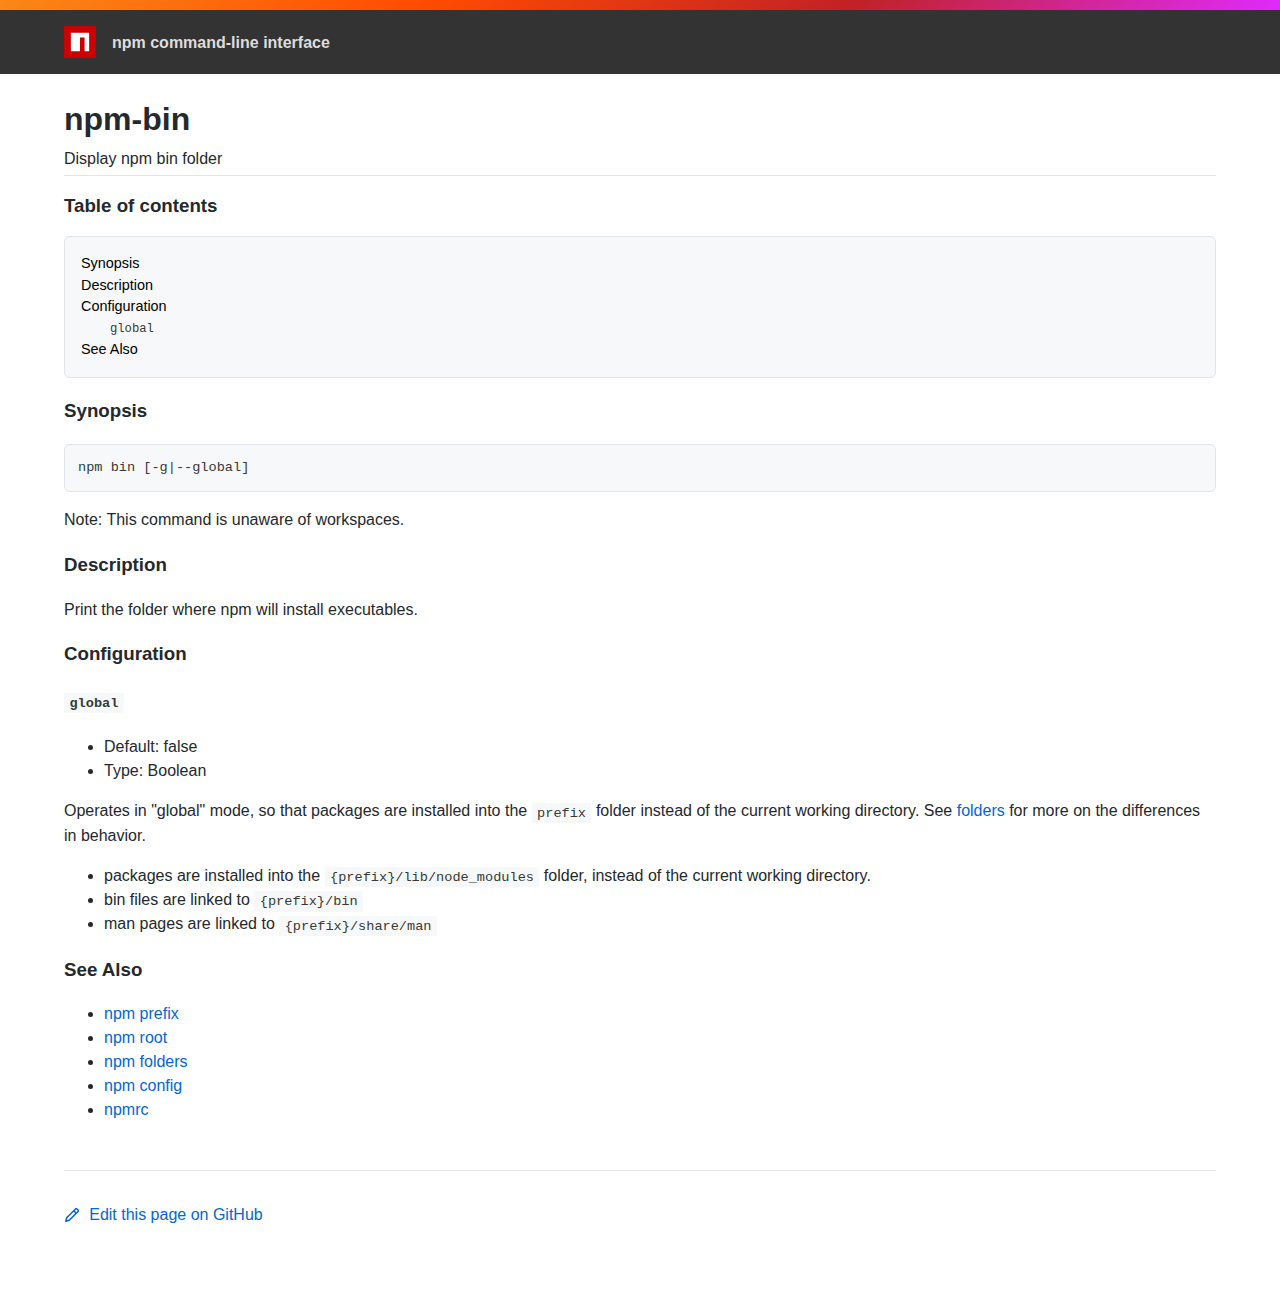
<file: demo/.metadata/.plugins/org.eclipse.wildwebdeveloper.embedder.node/node-v16.14.2-win-x64/node_modules/npm/docs/output/commands/npm-bin.html>
<!DOCTYPE html><html><head>
<meta charset="utf-8">
<title>npm-bin</title>
<style>
body {
    background-color: #ffffff;
    color: #24292e;

    margin: 0;

    line-height: 1.5;

    font-family: -apple-system, BlinkMacSystemFont, "Segoe UI", Helvetica, Arial, sans-serif, "Apple Color Emoji", "Segoe UI Emoji";
}
#rainbar {
    height: 10px;
    background-image: linear-gradient(139deg, #fb8817, #ff4b01, #c12127, #e02aff);
}

a {
    text-decoration: none;
    color: #0366d6;
}
a:hover {
    text-decoration: underline;
}

pre {
    margin: 1em 0px;
    padding: 1em;
    border: solid 1px #e1e4e8;
    border-radius: 6px;

    display: block;
    overflow: auto;

    white-space: pre;

    background-color: #f6f8fa;
    color: #393a34;
}
code {
    font-family: SFMono-Regular, Consolas, "Liberation Mono", Menlo, Courier, monospace;
    font-size: 85%;
    padding: 0.2em 0.4em;
    background-color: #f6f8fa;
    color: #393a34;
}
pre > code {
    padding: 0;
    background-color: inherit;
    color: inherit;
}
h1, h2, h3 {
    font-weight: 600;
}

#logobar {
    background-color: #333333;
    margin: 0 auto;
    padding: 1em 4em;
}
#logobar .logo {
    float: left;
}
#logobar .title {
    font-weight: 600;
    color: #dddddd;
    float: left;
    margin: 5px 0 0 1em;
}
#logobar:after {
    content: "";
    display: block;
    clear: both;
}

#content {
    margin: 0 auto;
    padding: 0 4em;
}

#table_of_contents > h2 {
    font-size: 1.17em;
}
#table_of_contents ul:first-child {
    border: solid 1px #e1e4e8;
    border-radius: 6px;
    padding: 1em;
    background-color: #f6f8fa;
    color: #393a34;
}
#table_of_contents ul {
    list-style-type: none;
    padding-left: 1.5em;
}
#table_of_contents li {
    font-size: 0.9em;
}
#table_of_contents li a {
    color: #000000;
}

header.title {
    border-bottom: solid 1px #e1e4e8;
}
header.title > h1 {
    margin-bottom: 0.25em;
}
header.title > .description {
    display: block;
    margin-bottom: 0.5em;
    line-height: 1;
}

footer#edit {
    border-top: solid 1px #e1e4e8;
    margin: 3em 0 4em 0;
    padding-top: 2em;
}
</style>
</head>
<body>
<div id="banner">
<div id="rainbar"></div>
<div id="logobar">
<svg class="logo" role="img" height="32" width="32" viewBox="0 0 700 700">
<polygon fill="#cb0000" points="0,700 700,700 700,0 0,0"></polygon>
<polygon fill="#ffffff" points="150,550 350,550 350,250 450,250 450,550 550,550 550,150 150,150"></polygon>
</svg>
<div class="title">
npm command-line interface
</div>
</div>
</div>

<section id="content">
<header class="title">
<h1 id="npm-bin">npm-bin</h1>
<span class="description">Display npm bin folder</span>
</header>

<section id="table_of_contents">
<h2 id="table-of-contents">Table of contents</h2>
<div id="_table_of_contents"><ul><li><a href="#synopsis">Synopsis</a></li><li><a href="#description">Description</a></li><li><a href="#configuration">Configuration</a></li><ul><li><a href="#global"><code>global</code></a></li></ul><li><a href="#see-also">See Also</a></li></ul></div>
</section>

<div id="_content"><h3 id="synopsis">Synopsis</h3>
<pre lang="bash"><code>npm bin [-g|--global]
</code></pre>
<p>Note: This command is unaware of workspaces.</p>
<h3 id="description">Description</h3>
<p>Print the folder where npm will install executables.</p>
<h3 id="configuration">Configuration</h3>
<!-- raw HTML omitted -->
<!-- raw HTML omitted -->
<!-- raw HTML omitted -->
<h4 id="global"><code>global</code></h4>
<ul>
<li>Default: false</li>
<li>Type: Boolean</li>
</ul>
<p>Operates in "global" mode, so that packages are installed into the <code>prefix</code>
folder instead of the current working directory. See
<a href="../configuring-npm/folders.html">folders</a> for more on the differences in behavior.</p>
<ul>
<li>packages are installed into the <code>{prefix}/lib/node_modules</code> folder, instead
of the current working directory.</li>
<li>bin files are linked to <code>{prefix}/bin</code></li>
<li>man pages are linked to <code>{prefix}/share/man</code></li>
</ul>
<!-- raw HTML omitted -->
<!-- raw HTML omitted -->
<!-- raw HTML omitted -->
<h3 id="see-also">See Also</h3>
<ul>
<li><a href="../commands/npm-prefix.html">npm prefix</a></li>
<li><a href="../commands/npm-root.html">npm root</a></li>
<li><a href="../configuring-npm/folders.html">npm folders</a></li>
<li><a href="../commands/npm-config.html">npm config</a></li>
<li><a href="../configuring-npm/npmrc.html">npmrc</a></li>
</ul>
</div>

<footer id="edit">
<a href="https://github.com/npm/cli/edit/latest/docs/content/commands/npm-bin.md">
<svg role="img" viewBox="0 0 16 16" width="16" height="16" fill="currentcolor" style="vertical-align: text-bottom; margin-right: 0.3em;">
<path fill-rule="evenodd" d="M11.013 1.427a1.75 1.75 0 012.474 0l1.086 1.086a1.75 1.75 0 010 2.474l-8.61 8.61c-.21.21-.47.364-.756.445l-3.251.93a.75.75 0 01-.927-.928l.929-3.25a1.75 1.75 0 01.445-.758l8.61-8.61zm1.414 1.06a.25.25 0 00-.354 0L10.811 3.75l1.439 1.44 1.263-1.263a.25.25 0 000-.354l-1.086-1.086zM11.189 6.25L9.75 4.81l-6.286 6.287a.25.25 0 00-.064.108l-.558 1.953 1.953-.558a.249.249 0 00.108-.064l6.286-6.286z"></path>
</svg>
Edit this page on GitHub
</a>
</footer>
</section>



</body></html>
</file>
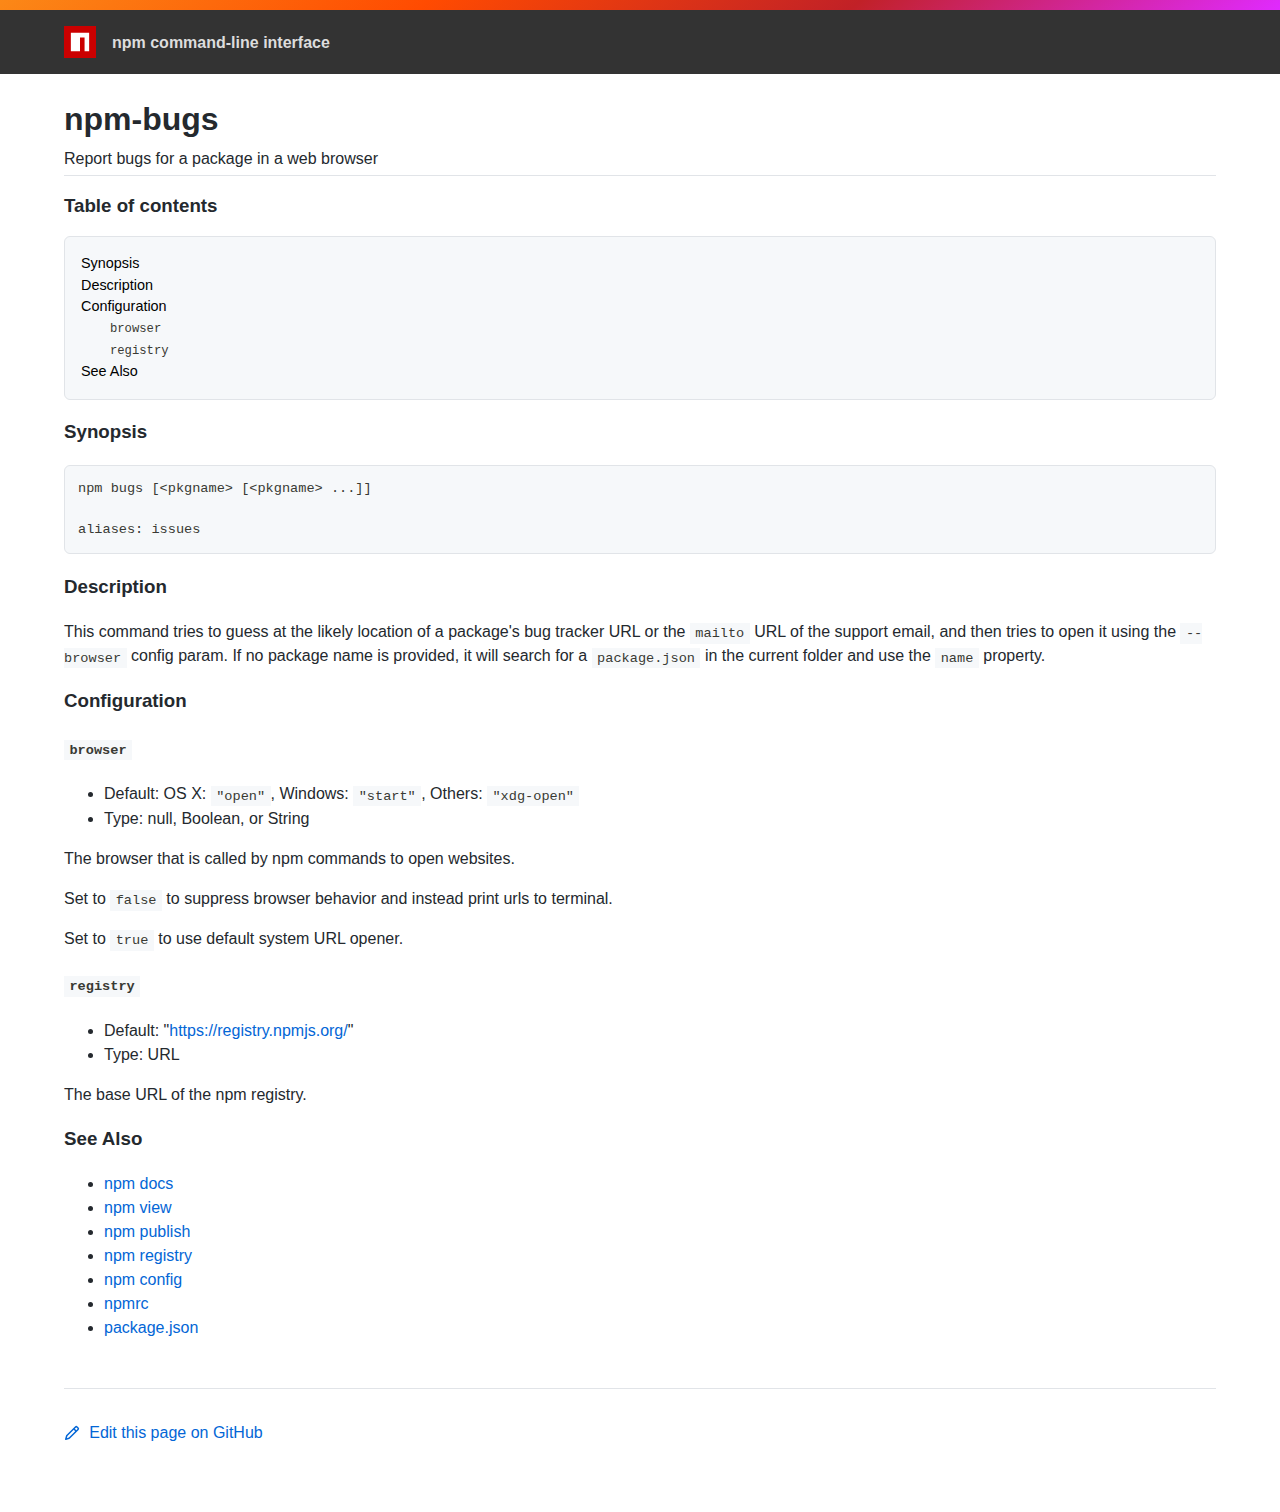
<file: demo/.metadata/.plugins/org.eclipse.wildwebdeveloper.embedder.node/node-v16.14.2-win-x64/node_modules/npm/docs/output/commands/npm-bugs.html>
<!DOCTYPE html><html><head>
<meta charset="utf-8">
<title>npm-bugs</title>
<style>
body {
    background-color: #ffffff;
    color: #24292e;

    margin: 0;

    line-height: 1.5;

    font-family: -apple-system, BlinkMacSystemFont, "Segoe UI", Helvetica, Arial, sans-serif, "Apple Color Emoji", "Segoe UI Emoji";
}
#rainbar {
    height: 10px;
    background-image: linear-gradient(139deg, #fb8817, #ff4b01, #c12127, #e02aff);
}

a {
    text-decoration: none;
    color: #0366d6;
}
a:hover {
    text-decoration: underline;
}

pre {
    margin: 1em 0px;
    padding: 1em;
    border: solid 1px #e1e4e8;
    border-radius: 6px;

    display: block;
    overflow: auto;

    white-space: pre;

    background-color: #f6f8fa;
    color: #393a34;
}
code {
    font-family: SFMono-Regular, Consolas, "Liberation Mono", Menlo, Courier, monospace;
    font-size: 85%;
    padding: 0.2em 0.4em;
    background-color: #f6f8fa;
    color: #393a34;
}
pre > code {
    padding: 0;
    background-color: inherit;
    color: inherit;
}
h1, h2, h3 {
    font-weight: 600;
}

#logobar {
    background-color: #333333;
    margin: 0 auto;
    padding: 1em 4em;
}
#logobar .logo {
    float: left;
}
#logobar .title {
    font-weight: 600;
    color: #dddddd;
    float: left;
    margin: 5px 0 0 1em;
}
#logobar:after {
    content: "";
    display: block;
    clear: both;
}

#content {
    margin: 0 auto;
    padding: 0 4em;
}

#table_of_contents > h2 {
    font-size: 1.17em;
}
#table_of_contents ul:first-child {
    border: solid 1px #e1e4e8;
    border-radius: 6px;
    padding: 1em;
    background-color: #f6f8fa;
    color: #393a34;
}
#table_of_contents ul {
    list-style-type: none;
    padding-left: 1.5em;
}
#table_of_contents li {
    font-size: 0.9em;
}
#table_of_contents li a {
    color: #000000;
}

header.title {
    border-bottom: solid 1px #e1e4e8;
}
header.title > h1 {
    margin-bottom: 0.25em;
}
header.title > .description {
    display: block;
    margin-bottom: 0.5em;
    line-height: 1;
}

footer#edit {
    border-top: solid 1px #e1e4e8;
    margin: 3em 0 4em 0;
    padding-top: 2em;
}
</style>
</head>
<body>
<div id="banner">
<div id="rainbar"></div>
<div id="logobar">
<svg class="logo" role="img" height="32" width="32" viewBox="0 0 700 700">
<polygon fill="#cb0000" points="0,700 700,700 700,0 0,0"></polygon>
<polygon fill="#ffffff" points="150,550 350,550 350,250 450,250 450,550 550,550 550,150 150,150"></polygon>
</svg>
<div class="title">
npm command-line interface
</div>
</div>
</div>

<section id="content">
<header class="title">
<h1 id="npm-bugs">npm-bugs</h1>
<span class="description">Report bugs for a package in a web browser</span>
</header>

<section id="table_of_contents">
<h2 id="table-of-contents">Table of contents</h2>
<div id="_table_of_contents"><ul><li><a href="#synopsis">Synopsis</a></li><li><a href="#description">Description</a></li><li><a href="#configuration">Configuration</a></li><ul><li><a href="#browser"><code>browser</code></a></li><li><a href="#registry"><code>registry</code></a></li></ul><li><a href="#see-also">See Also</a></li></ul></div>
</section>

<div id="_content"><h3 id="synopsis">Synopsis</h3>
<pre lang="bash"><code>npm bugs [&lt;pkgname&gt; [&lt;pkgname&gt; ...]]

aliases: issues
</code></pre>
<h3 id="description">Description</h3>
<p>This command tries to guess at the likely location of a package's bug
tracker URL or the <code>mailto</code> URL of the support email, and then tries to
open it using the <code>--browser</code> config param. If no package name is provided, it
will search for a <code>package.json</code> in the current folder and use the <code>name</code> property.</p>
<h3 id="configuration">Configuration</h3>
<!-- raw HTML omitted -->
<!-- raw HTML omitted -->
<!-- raw HTML omitted -->
<h4 id="browser"><code>browser</code></h4>
<ul>
<li>Default: OS X: <code>"open"</code>, Windows: <code>"start"</code>, Others: <code>"xdg-open"</code></li>
<li>Type: null, Boolean, or String</li>
</ul>
<p>The browser that is called by npm commands to open websites.</p>
<p>Set to <code>false</code> to suppress browser behavior and instead print urls to
terminal.</p>
<p>Set to <code>true</code> to use default system URL opener.</p>
<!-- raw HTML omitted -->
<!-- raw HTML omitted -->
<h4 id="registry"><code>registry</code></h4>
<ul>
<li>Default: "<a href="https://registry.npmjs.org/">https://registry.npmjs.org/</a>"</li>
<li>Type: URL</li>
</ul>
<p>The base URL of the npm registry.</p>
<!-- raw HTML omitted -->
<!-- raw HTML omitted -->
<!-- raw HTML omitted -->
<h3 id="see-also">See Also</h3>
<ul>
<li><a href="../commands/npm-docs.html">npm docs</a></li>
<li><a href="../commands/npm-view.html">npm view</a></li>
<li><a href="../commands/npm-publish.html">npm publish</a></li>
<li><a href="../using-npm/registry.html">npm registry</a></li>
<li><a href="../commands/npm-config.html">npm config</a></li>
<li><a href="../configuring-npm/npmrc.html">npmrc</a></li>
<li><a href="../configuring-npm/package-json.html">package.json</a></li>
</ul>
</div>

<footer id="edit">
<a href="https://github.com/npm/cli/edit/latest/docs/content/commands/npm-bugs.md">
<svg role="img" viewBox="0 0 16 16" width="16" height="16" fill="currentcolor" style="vertical-align: text-bottom; margin-right: 0.3em;">
<path fill-rule="evenodd" d="M11.013 1.427a1.75 1.75 0 012.474 0l1.086 1.086a1.75 1.75 0 010 2.474l-8.61 8.61c-.21.21-.47.364-.756.445l-3.251.93a.75.75 0 01-.927-.928l.929-3.25a1.75 1.75 0 01.445-.758l8.61-8.61zm1.414 1.06a.25.25 0 00-.354 0L10.811 3.75l1.439 1.44 1.263-1.263a.25.25 0 000-.354l-1.086-1.086zM11.189 6.25L9.75 4.81l-6.286 6.287a.25.25 0 00-.064.108l-.558 1.953 1.953-.558a.249.249 0 00.108-.064l6.286-6.286z"></path>
</svg>
Edit this page on GitHub
</a>
</footer>
</section>



</body></html>
</file>
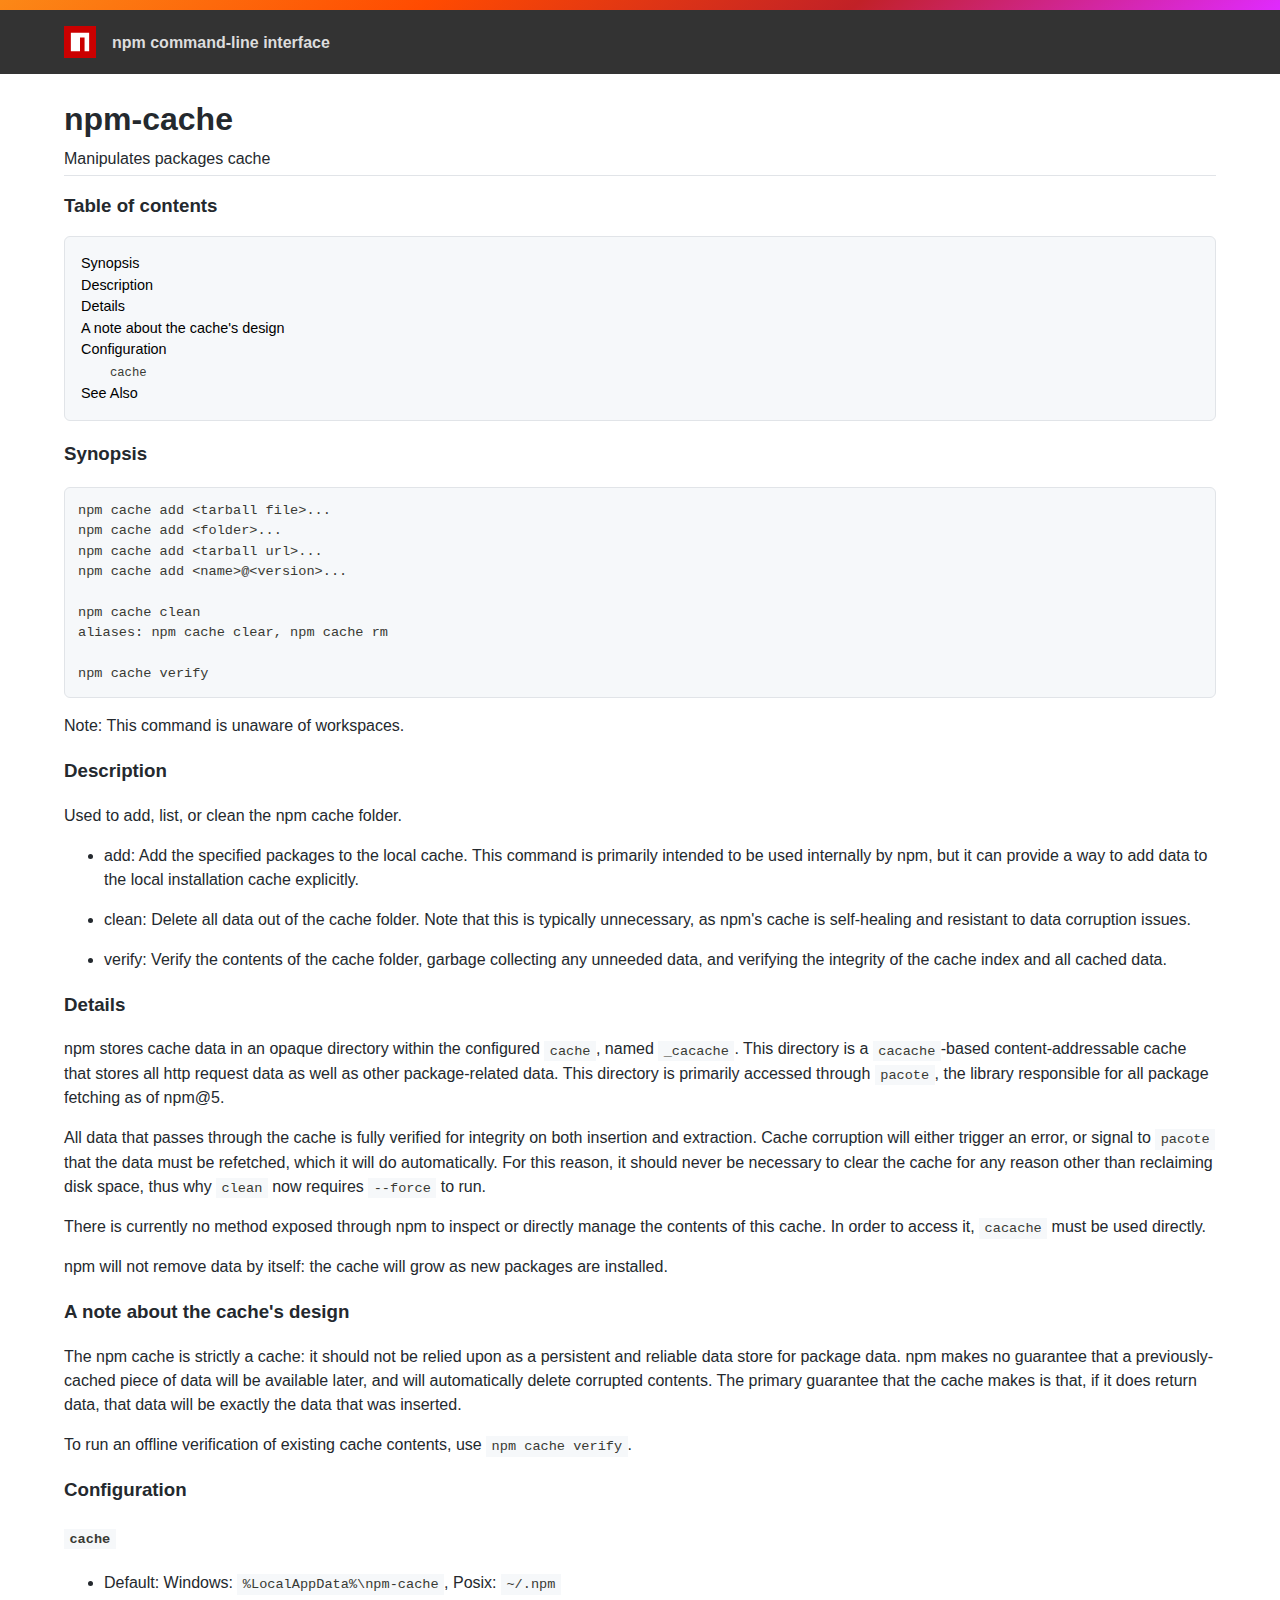
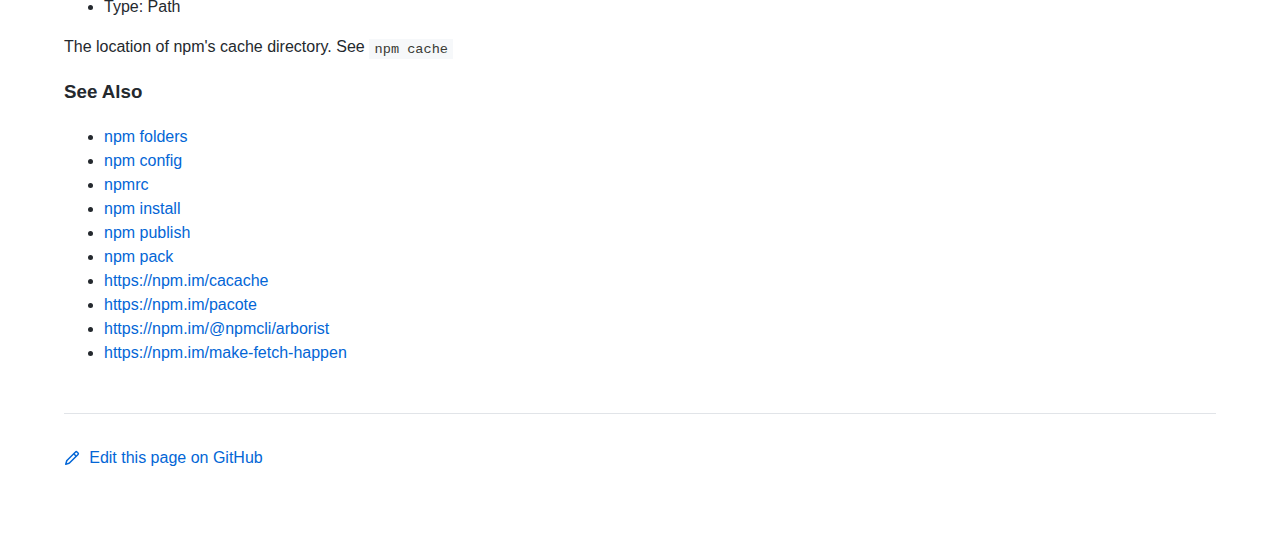
<file: demo/.metadata/.plugins/org.eclipse.wildwebdeveloper.embedder.node/node-v16.14.2-win-x64/node_modules/npm/docs/output/commands/npm-cache.html>
<!DOCTYPE html><html><head>
<meta charset="utf-8">
<title>npm-cache</title>
<style>
body {
    background-color: #ffffff;
    color: #24292e;

    margin: 0;

    line-height: 1.5;

    font-family: -apple-system, BlinkMacSystemFont, "Segoe UI", Helvetica, Arial, sans-serif, "Apple Color Emoji", "Segoe UI Emoji";
}
#rainbar {
    height: 10px;
    background-image: linear-gradient(139deg, #fb8817, #ff4b01, #c12127, #e02aff);
}

a {
    text-decoration: none;
    color: #0366d6;
}
a:hover {
    text-decoration: underline;
}

pre {
    margin: 1em 0px;
    padding: 1em;
    border: solid 1px #e1e4e8;
    border-radius: 6px;

    display: block;
    overflow: auto;

    white-space: pre;

    background-color: #f6f8fa;
    color: #393a34;
}
code {
    font-family: SFMono-Regular, Consolas, "Liberation Mono", Menlo, Courier, monospace;
    font-size: 85%;
    padding: 0.2em 0.4em;
    background-color: #f6f8fa;
    color: #393a34;
}
pre > code {
    padding: 0;
    background-color: inherit;
    color: inherit;
}
h1, h2, h3 {
    font-weight: 600;
}

#logobar {
    background-color: #333333;
    margin: 0 auto;
    padding: 1em 4em;
}
#logobar .logo {
    float: left;
}
#logobar .title {
    font-weight: 600;
    color: #dddddd;
    float: left;
    margin: 5px 0 0 1em;
}
#logobar:after {
    content: "";
    display: block;
    clear: both;
}

#content {
    margin: 0 auto;
    padding: 0 4em;
}

#table_of_contents > h2 {
    font-size: 1.17em;
}
#table_of_contents ul:first-child {
    border: solid 1px #e1e4e8;
    border-radius: 6px;
    padding: 1em;
    background-color: #f6f8fa;
    color: #393a34;
}
#table_of_contents ul {
    list-style-type: none;
    padding-left: 1.5em;
}
#table_of_contents li {
    font-size: 0.9em;
}
#table_of_contents li a {
    color: #000000;
}

header.title {
    border-bottom: solid 1px #e1e4e8;
}
header.title > h1 {
    margin-bottom: 0.25em;
}
header.title > .description {
    display: block;
    margin-bottom: 0.5em;
    line-height: 1;
}

footer#edit {
    border-top: solid 1px #e1e4e8;
    margin: 3em 0 4em 0;
    padding-top: 2em;
}
</style>
</head>
<body>
<div id="banner">
<div id="rainbar"></div>
<div id="logobar">
<svg class="logo" role="img" height="32" width="32" viewBox="0 0 700 700">
<polygon fill="#cb0000" points="0,700 700,700 700,0 0,0"></polygon>
<polygon fill="#ffffff" points="150,550 350,550 350,250 450,250 450,550 550,550 550,150 150,150"></polygon>
</svg>
<div class="title">
npm command-line interface
</div>
</div>
</div>

<section id="content">
<header class="title">
<h1 id="npm-cache">npm-cache</h1>
<span class="description">Manipulates packages cache</span>
</header>

<section id="table_of_contents">
<h2 id="table-of-contents">Table of contents</h2>
<div id="_table_of_contents"><ul><li><a href="#synopsis">Synopsis</a></li><li><a href="#description">Description</a></li><li><a href="#details">Details</a></li><li><a href="#a-note-about-the-caches-design">A note about the cache's design</a></li><li><a href="#configuration">Configuration</a></li><ul><li><a href="#cache"><code>cache</code></a></li></ul><li><a href="#see-also">See Also</a></li></ul></div>
</section>

<div id="_content"><h3 id="synopsis">Synopsis</h3>
<pre lang="bash"><code>npm cache add &lt;tarball file&gt;...
npm cache add &lt;folder&gt;...
npm cache add &lt;tarball url&gt;...
npm cache add &lt;name&gt;@&lt;version&gt;...

npm cache clean
aliases: npm cache clear, npm cache rm

npm cache verify
</code></pre>
<p>Note: This command is unaware of workspaces.</p>
<h3 id="description">Description</h3>
<p>Used to add, list, or clean the npm cache folder.</p>
<ul>
<li>
<p>add:
Add the specified packages to the local cache.  This command is primarily
intended to be used internally by npm, but it can provide a way to
add data to the local installation cache explicitly.</p>
</li>
<li>
<p>clean:
Delete all data out of the cache folder.  Note that this is typically
unnecessary, as npm's cache is self-healing and resistant to data
corruption issues.</p>
</li>
<li>
<p>verify:
Verify the contents of the cache folder, garbage collecting any unneeded
data, and verifying the integrity of the cache index and all cached data.</p>
</li>
</ul>
<h3 id="details">Details</h3>
<p>npm stores cache data in an opaque directory within the configured <code>cache</code>,
named <code>_cacache</code>. This directory is a
<a href="http://npm.im/cacache"><code>cacache</code></a>-based content-addressable cache that
stores all http request data as well as other package-related data. This
directory is primarily accessed through <code>pacote</code>, the library responsible
for all package fetching as of npm@5.</p>
<p>All data that passes through the cache is fully verified for integrity on
both insertion and extraction. Cache corruption will either trigger an
error, or signal to <code>pacote</code> that the data must be refetched, which it will
do automatically. For this reason, it should never be necessary to clear
the cache for any reason other than reclaiming disk space, thus why <code>clean</code>
now requires <code>--force</code> to run.</p>
<p>There is currently no method exposed through npm to inspect or directly
manage the contents of this cache. In order to access it, <code>cacache</code> must be
used directly.</p>
<p>npm will not remove data by itself: the cache will grow as new packages are
installed.</p>
<h3 id="a-note-about-the-caches-design">A note about the cache's design</h3>
<p>The npm cache is strictly a cache: it should not be relied upon as a
persistent and reliable data store for package data. npm makes no guarantee
that a previously-cached piece of data will be available later, and will
automatically delete corrupted contents. The primary guarantee that the
cache makes is that, if it does return data, that data will be exactly the
data that was inserted.</p>
<p>To run an offline verification of existing cache contents, use <code>npm cache verify</code>.</p>
<h3 id="configuration">Configuration</h3>
<!-- raw HTML omitted -->
<!-- raw HTML omitted -->
<!-- raw HTML omitted -->
<h4 id="cache"><code>cache</code></h4>
<ul>
<li>Default: Windows: <code>%LocalAppData%\npm-cache</code>, Posix: <code>~/.npm</code></li>
<li>Type: Path</li>
</ul>
<p>The location of npm's cache directory. See <a href="../commands/npm-cache.html"><code>npm cache</code></a></p>
<!-- raw HTML omitted -->
<!-- raw HTML omitted -->
<!-- raw HTML omitted -->
<h3 id="see-also">See Also</h3>
<ul>
<li><a href="../configuring-npm/folders.html">npm folders</a></li>
<li><a href="../commands/npm-config.html">npm config</a></li>
<li><a href="../configuring-npm/npmrc.html">npmrc</a></li>
<li><a href="../commands/npm-install.html">npm install</a></li>
<li><a href="../commands/npm-publish.html">npm publish</a></li>
<li><a href="../commands/npm-pack.html">npm pack</a></li>
<li><a href="https://npm.im/cacache">https://npm.im/cacache</a></li>
<li><a href="https://npm.im/pacote">https://npm.im/pacote</a></li>
<li><a href="https://npm.im/@npmcli/arborist">https://npm.im/@npmcli/arborist</a></li>
<li><a href="https://npm.im/make-fetch-happen">https://npm.im/make-fetch-happen</a></li>
</ul>
</div>

<footer id="edit">
<a href="https://github.com/npm/cli/edit/latest/docs/content/commands/npm-cache.md">
<svg role="img" viewBox="0 0 16 16" width="16" height="16" fill="currentcolor" style="vertical-align: text-bottom; margin-right: 0.3em;">
<path fill-rule="evenodd" d="M11.013 1.427a1.75 1.75 0 012.474 0l1.086 1.086a1.75 1.75 0 010 2.474l-8.61 8.61c-.21.21-.47.364-.756.445l-3.251.93a.75.75 0 01-.927-.928l.929-3.25a1.75 1.75 0 01.445-.758l8.61-8.61zm1.414 1.06a.25.25 0 00-.354 0L10.811 3.75l1.439 1.44 1.263-1.263a.25.25 0 000-.354l-1.086-1.086zM11.189 6.25L9.75 4.81l-6.286 6.287a.25.25 0 00-.064.108l-.558 1.953 1.953-.558a.249.249 0 00.108-.064l6.286-6.286z"></path>
</svg>
Edit this page on GitHub
</a>
</footer>
</section>



</body></html>
</file>
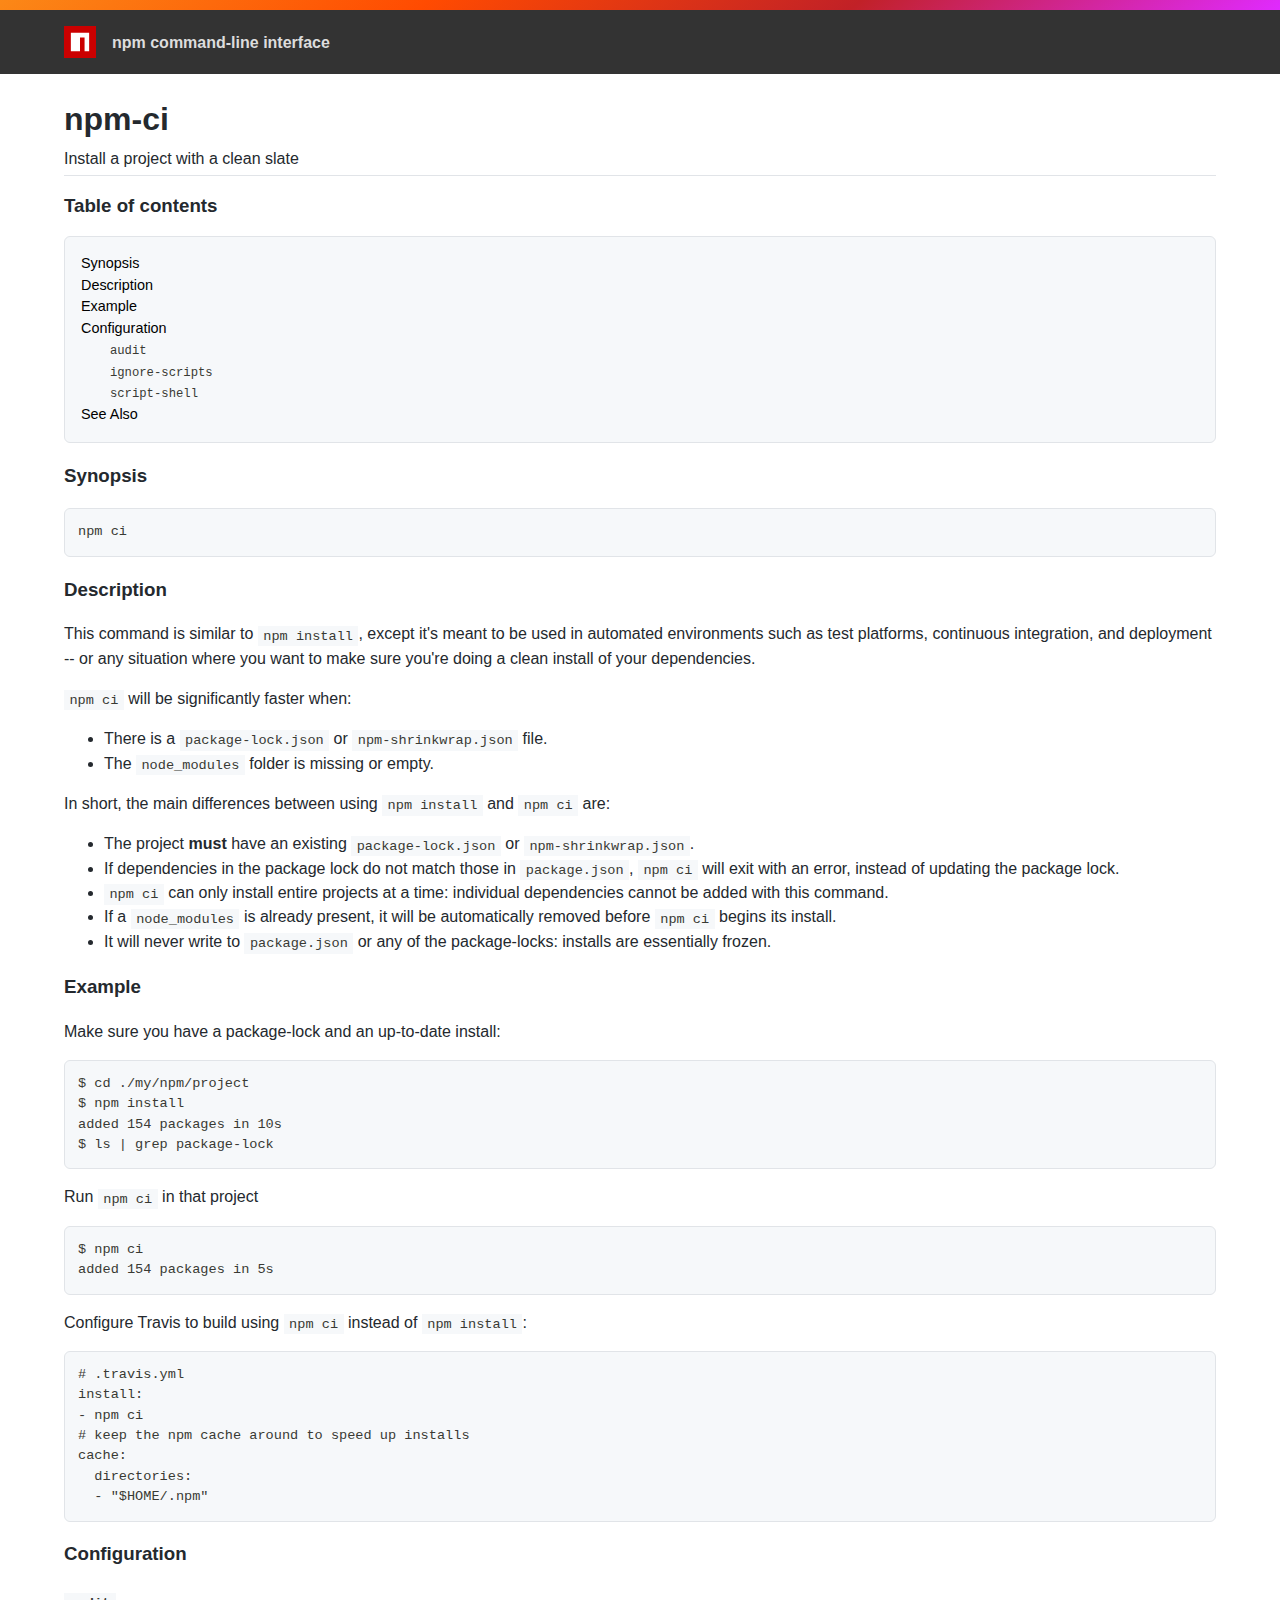
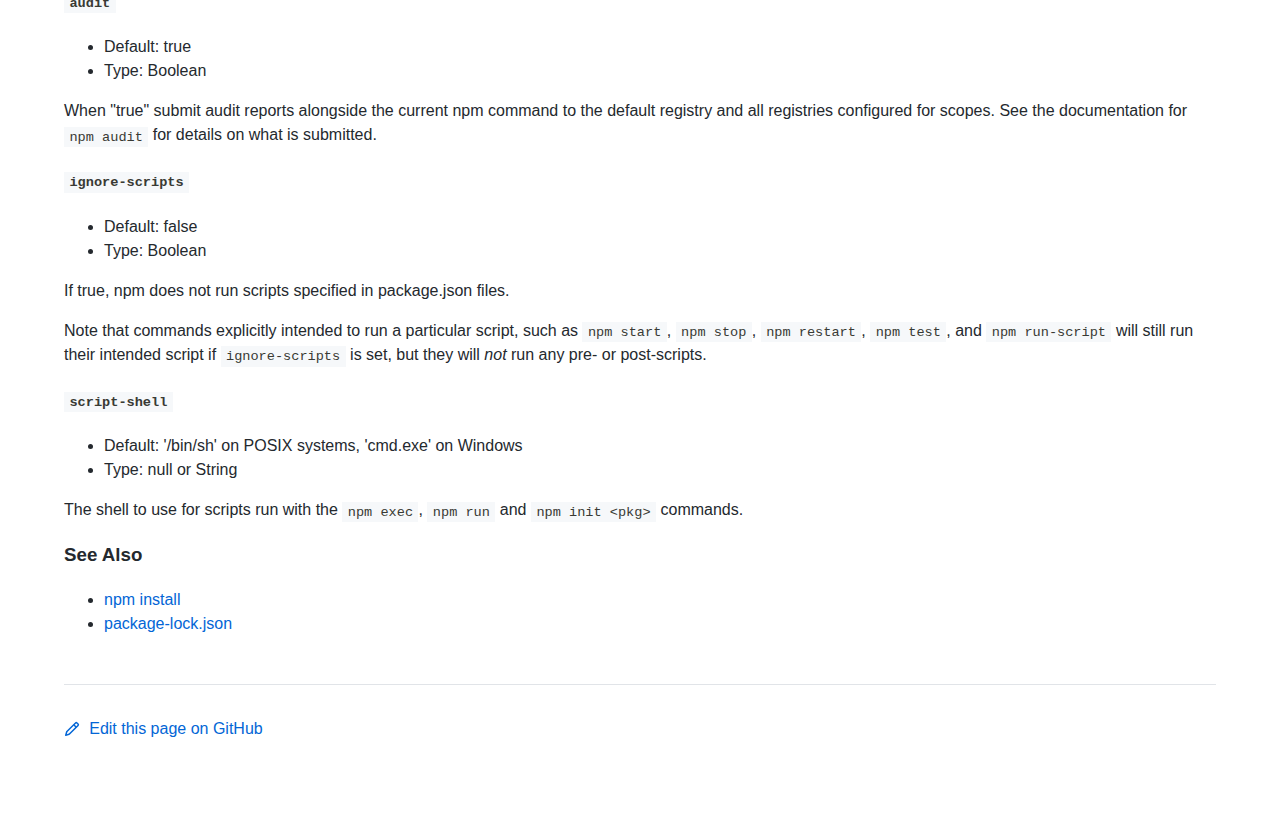
<file: demo/.metadata/.plugins/org.eclipse.wildwebdeveloper.embedder.node/node-v16.14.2-win-x64/node_modules/npm/docs/output/commands/npm-ci.html>
<!DOCTYPE html><html><head>
<meta charset="utf-8">
<title>npm-ci</title>
<style>
body {
    background-color: #ffffff;
    color: #24292e;

    margin: 0;

    line-height: 1.5;

    font-family: -apple-system, BlinkMacSystemFont, "Segoe UI", Helvetica, Arial, sans-serif, "Apple Color Emoji", "Segoe UI Emoji";
}
#rainbar {
    height: 10px;
    background-image: linear-gradient(139deg, #fb8817, #ff4b01, #c12127, #e02aff);
}

a {
    text-decoration: none;
    color: #0366d6;
}
a:hover {
    text-decoration: underline;
}

pre {
    margin: 1em 0px;
    padding: 1em;
    border: solid 1px #e1e4e8;
    border-radius: 6px;

    display: block;
    overflow: auto;

    white-space: pre;

    background-color: #f6f8fa;
    color: #393a34;
}
code {
    font-family: SFMono-Regular, Consolas, "Liberation Mono", Menlo, Courier, monospace;
    font-size: 85%;
    padding: 0.2em 0.4em;
    background-color: #f6f8fa;
    color: #393a34;
}
pre > code {
    padding: 0;
    background-color: inherit;
    color: inherit;
}
h1, h2, h3 {
    font-weight: 600;
}

#logobar {
    background-color: #333333;
    margin: 0 auto;
    padding: 1em 4em;
}
#logobar .logo {
    float: left;
}
#logobar .title {
    font-weight: 600;
    color: #dddddd;
    float: left;
    margin: 5px 0 0 1em;
}
#logobar:after {
    content: "";
    display: block;
    clear: both;
}

#content {
    margin: 0 auto;
    padding: 0 4em;
}

#table_of_contents > h2 {
    font-size: 1.17em;
}
#table_of_contents ul:first-child {
    border: solid 1px #e1e4e8;
    border-radius: 6px;
    padding: 1em;
    background-color: #f6f8fa;
    color: #393a34;
}
#table_of_contents ul {
    list-style-type: none;
    padding-left: 1.5em;
}
#table_of_contents li {
    font-size: 0.9em;
}
#table_of_contents li a {
    color: #000000;
}

header.title {
    border-bottom: solid 1px #e1e4e8;
}
header.title > h1 {
    margin-bottom: 0.25em;
}
header.title > .description {
    display: block;
    margin-bottom: 0.5em;
    line-height: 1;
}

footer#edit {
    border-top: solid 1px #e1e4e8;
    margin: 3em 0 4em 0;
    padding-top: 2em;
}
</style>
</head>
<body>
<div id="banner">
<div id="rainbar"></div>
<div id="logobar">
<svg class="logo" role="img" height="32" width="32" viewBox="0 0 700 700">
<polygon fill="#cb0000" points="0,700 700,700 700,0 0,0"></polygon>
<polygon fill="#ffffff" points="150,550 350,550 350,250 450,250 450,550 550,550 550,150 150,150"></polygon>
</svg>
<div class="title">
npm command-line interface
</div>
</div>
</div>

<section id="content">
<header class="title">
<h1 id="npm-ci">npm-ci</h1>
<span class="description">Install a project with a clean slate</span>
</header>

<section id="table_of_contents">
<h2 id="table-of-contents">Table of contents</h2>
<div id="_table_of_contents"><ul><li><a href="#synopsis">Synopsis</a></li><li><a href="#description">Description</a></li><li><a href="#example">Example</a></li><li><a href="#configuration">Configuration</a></li><ul><li><a href="#audit"><code>audit</code></a></li><li><a href="#ignore-scripts"><code>ignore-scripts</code></a></li><li><a href="#script-shell"><code>script-shell</code></a></li></ul><li><a href="#see-also">See Also</a></li></ul></div>
</section>

<div id="_content"><h3 id="synopsis">Synopsis</h3>
<pre lang="bash"><code>npm ci
</code></pre>
<h3 id="description">Description</h3>
<p>This command is similar to <a href="../commands/npm-install.html"><code>npm install</code></a>, except
it's meant to be used in automated environments such as test platforms,
continuous integration, and deployment -- or any situation where you want
to make sure you're doing a clean install of your dependencies.</p>
<p><code>npm ci</code> will be significantly faster when:</p>
<ul>
<li>There is a <code>package-lock.json</code> or <code>npm-shrinkwrap.json</code> file.</li>
<li>The <code>node_modules</code> folder is missing or empty.</li>
</ul>
<p>In short, the main differences between using <code>npm install</code> and <code>npm ci</code> are:</p>
<ul>
<li>The project <strong>must</strong> have an existing <code>package-lock.json</code> or
<code>npm-shrinkwrap.json</code>.</li>
<li>If dependencies in the package lock do not match those in <code>package.json</code>,
<code>npm ci</code> will exit with an error, instead of updating the package lock.</li>
<li><code>npm ci</code> can only install entire projects at a time: individual
dependencies cannot be added with this command.</li>
<li>If a <code>node_modules</code> is already present, it will be automatically removed
before <code>npm ci</code> begins its install.</li>
<li>It will never write to <code>package.json</code> or any of the package-locks:
installs are essentially frozen.</li>
</ul>
<h3 id="example">Example</h3>
<p>Make sure you have a package-lock and an up-to-date install:</p>
<pre lang="bash"><code>$ cd ./my/npm/project
$ npm install
added 154 packages in 10s
$ ls | grep package-lock
</code></pre>
<p>Run <code>npm ci</code> in that project</p>
<pre lang="bash"><code>$ npm ci
added 154 packages in 5s
</code></pre>
<p>Configure Travis to build using <code>npm ci</code> instead of <code>npm install</code>:</p>
<pre lang="bash"><code># .travis.yml
install:
- npm ci
# keep the npm cache around to speed up installs
cache:
  directories:
  - "$HOME/.npm"
</code></pre>
<h3 id="configuration">Configuration</h3>
<!-- raw HTML omitted -->
<!-- raw HTML omitted -->
<!-- raw HTML omitted -->
<h4 id="audit"><code>audit</code></h4>
<ul>
<li>Default: true</li>
<li>Type: Boolean</li>
</ul>
<p>When "true" submit audit reports alongside the current npm command to the
default registry and all registries configured for scopes. See the
documentation for <a href="../commands/npm-audit.html"><code>npm audit</code></a> for details on what is
submitted.</p>
<!-- raw HTML omitted -->
<!-- raw HTML omitted -->
<h4 id="ignore-scripts"><code>ignore-scripts</code></h4>
<ul>
<li>Default: false</li>
<li>Type: Boolean</li>
</ul>
<p>If true, npm does not run scripts specified in package.json files.</p>
<p>Note that commands explicitly intended to run a particular script, such as
<code>npm start</code>, <code>npm stop</code>, <code>npm restart</code>, <code>npm test</code>, and <code>npm run-script</code>
will still run their intended script if <code>ignore-scripts</code> is set, but they
will <em>not</em> run any pre- or post-scripts.</p>
<!-- raw HTML omitted -->
<!-- raw HTML omitted -->
<h4 id="script-shell"><code>script-shell</code></h4>
<ul>
<li>Default: '/bin/sh' on POSIX systems, 'cmd.exe' on Windows</li>
<li>Type: null or String</li>
</ul>
<p>The shell to use for scripts run with the <code>npm exec</code>, <code>npm run</code> and <code>npm init &lt;pkg&gt;</code> commands.</p>
<!-- raw HTML omitted -->
<!-- raw HTML omitted -->
<!-- raw HTML omitted -->
<h3 id="see-also">See Also</h3>
<ul>
<li><a href="../commands/npm-install.html">npm install</a></li>
<li><a href="../configuring-npm/package-lock-json.html">package-lock.json</a></li>
</ul>
</div>

<footer id="edit">
<a href="https://github.com/npm/cli/edit/latest/docs/content/commands/npm-ci.md">
<svg role="img" viewBox="0 0 16 16" width="16" height="16" fill="currentcolor" style="vertical-align: text-bottom; margin-right: 0.3em;">
<path fill-rule="evenodd" d="M11.013 1.427a1.75 1.75 0 012.474 0l1.086 1.086a1.75 1.75 0 010 2.474l-8.61 8.61c-.21.21-.47.364-.756.445l-3.251.93a.75.75 0 01-.927-.928l.929-3.25a1.75 1.75 0 01.445-.758l8.61-8.61zm1.414 1.06a.25.25 0 00-.354 0L10.811 3.75l1.439 1.44 1.263-1.263a.25.25 0 000-.354l-1.086-1.086zM11.189 6.25L9.75 4.81l-6.286 6.287a.25.25 0 00-.064.108l-.558 1.953 1.953-.558a.249.249 0 00.108-.064l6.286-6.286z"></path>
</svg>
Edit this page on GitHub
</a>
</footer>
</section>



</body></html>
</file>
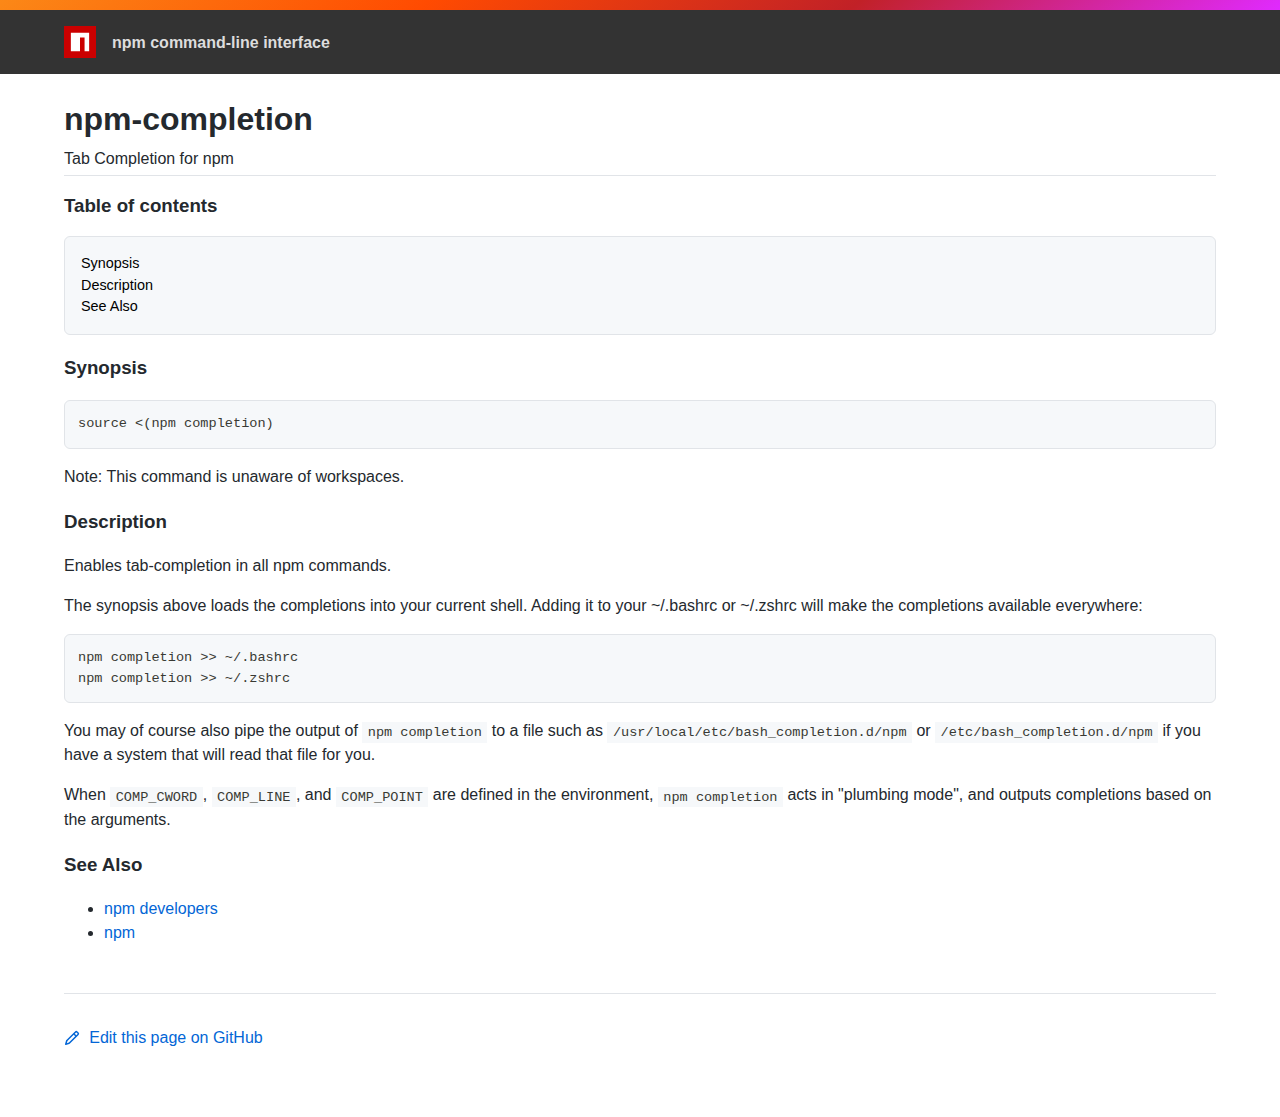
<file: demo/.metadata/.plugins/org.eclipse.wildwebdeveloper.embedder.node/node-v16.14.2-win-x64/node_modules/npm/docs/output/commands/npm-completion.html>
<!DOCTYPE html><html><head>
<meta charset="utf-8">
<title>npm-completion</title>
<style>
body {
    background-color: #ffffff;
    color: #24292e;

    margin: 0;

    line-height: 1.5;

    font-family: -apple-system, BlinkMacSystemFont, "Segoe UI", Helvetica, Arial, sans-serif, "Apple Color Emoji", "Segoe UI Emoji";
}
#rainbar {
    height: 10px;
    background-image: linear-gradient(139deg, #fb8817, #ff4b01, #c12127, #e02aff);
}

a {
    text-decoration: none;
    color: #0366d6;
}
a:hover {
    text-decoration: underline;
}

pre {
    margin: 1em 0px;
    padding: 1em;
    border: solid 1px #e1e4e8;
    border-radius: 6px;

    display: block;
    overflow: auto;

    white-space: pre;

    background-color: #f6f8fa;
    color: #393a34;
}
code {
    font-family: SFMono-Regular, Consolas, "Liberation Mono", Menlo, Courier, monospace;
    font-size: 85%;
    padding: 0.2em 0.4em;
    background-color: #f6f8fa;
    color: #393a34;
}
pre > code {
    padding: 0;
    background-color: inherit;
    color: inherit;
}
h1, h2, h3 {
    font-weight: 600;
}

#logobar {
    background-color: #333333;
    margin: 0 auto;
    padding: 1em 4em;
}
#logobar .logo {
    float: left;
}
#logobar .title {
    font-weight: 600;
    color: #dddddd;
    float: left;
    margin: 5px 0 0 1em;
}
#logobar:after {
    content: "";
    display: block;
    clear: both;
}

#content {
    margin: 0 auto;
    padding: 0 4em;
}

#table_of_contents > h2 {
    font-size: 1.17em;
}
#table_of_contents ul:first-child {
    border: solid 1px #e1e4e8;
    border-radius: 6px;
    padding: 1em;
    background-color: #f6f8fa;
    color: #393a34;
}
#table_of_contents ul {
    list-style-type: none;
    padding-left: 1.5em;
}
#table_of_contents li {
    font-size: 0.9em;
}
#table_of_contents li a {
    color: #000000;
}

header.title {
    border-bottom: solid 1px #e1e4e8;
}
header.title > h1 {
    margin-bottom: 0.25em;
}
header.title > .description {
    display: block;
    margin-bottom: 0.5em;
    line-height: 1;
}

footer#edit {
    border-top: solid 1px #e1e4e8;
    margin: 3em 0 4em 0;
    padding-top: 2em;
}
</style>
</head>
<body>
<div id="banner">
<div id="rainbar"></div>
<div id="logobar">
<svg class="logo" role="img" height="32" width="32" viewBox="0 0 700 700">
<polygon fill="#cb0000" points="0,700 700,700 700,0 0,0"></polygon>
<polygon fill="#ffffff" points="150,550 350,550 350,250 450,250 450,550 550,550 550,150 150,150"></polygon>
</svg>
<div class="title">
npm command-line interface
</div>
</div>
</div>

<section id="content">
<header class="title">
<h1 id="npm-completion">npm-completion</h1>
<span class="description">Tab Completion for npm</span>
</header>

<section id="table_of_contents">
<h2 id="table-of-contents">Table of contents</h2>
<div id="_table_of_contents"><ul><li><a href="#synopsis">Synopsis</a></li><li><a href="#description">Description</a></li><li><a href="#see-also">See Also</a></li></ul></div>
</section>

<div id="_content"><h3 id="synopsis">Synopsis</h3>
<pre lang="bash"><code>source &lt;(npm completion)
</code></pre>
<p>Note: This command is unaware of workspaces.</p>
<h3 id="description">Description</h3>
<p>Enables tab-completion in all npm commands.</p>
<p>The synopsis above
loads the completions into your current shell.  Adding it to
your ~/.bashrc or ~/.zshrc will make the completions available
everywhere:</p>
<pre lang="bash"><code>npm completion &gt;&gt; ~/.bashrc
npm completion &gt;&gt; ~/.zshrc
</code></pre>
<p>You may of course also pipe the output of <code>npm completion</code> to a file
such as <code>/usr/local/etc/bash_completion.d/npm</code> or
<code>/etc/bash_completion.d/npm</code> if you have a system that will read
that file for you.</p>
<p>When <code>COMP_CWORD</code>, <code>COMP_LINE</code>, and <code>COMP_POINT</code> are defined in the
environment, <code>npm completion</code> acts in "plumbing mode", and outputs
completions based on the arguments.</p>
<h3 id="see-also">See Also</h3>
<ul>
<li><a href="../using-npm/developers.html">npm developers</a></li>
<li><a href="../commands/npm.html">npm</a></li>
</ul>
</div>

<footer id="edit">
<a href="https://github.com/npm/cli/edit/latest/docs/content/commands/npm-completion.md">
<svg role="img" viewBox="0 0 16 16" width="16" height="16" fill="currentcolor" style="vertical-align: text-bottom; margin-right: 0.3em;">
<path fill-rule="evenodd" d="M11.013 1.427a1.75 1.75 0 012.474 0l1.086 1.086a1.75 1.75 0 010 2.474l-8.61 8.61c-.21.21-.47.364-.756.445l-3.251.93a.75.75 0 01-.927-.928l.929-3.25a1.75 1.75 0 01.445-.758l8.61-8.61zm1.414 1.06a.25.25 0 00-.354 0L10.811 3.75l1.439 1.44 1.263-1.263a.25.25 0 000-.354l-1.086-1.086zM11.189 6.25L9.75 4.81l-6.286 6.287a.25.25 0 00-.064.108l-.558 1.953 1.953-.558a.249.249 0 00.108-.064l6.286-6.286z"></path>
</svg>
Edit this page on GitHub
</a>
</footer>
</section>



</body></html>
</file>
<file: demo/.metadata/.plugins/org.eclipse.wildwebdeveloper.embedder.node/node-v16.14.2-win-x64/node_modules/npm/node_modules/unique-filename/coverage/prettify.css>
.pln{color:#000}@media screen{.str{color:#080}.kwd{color:#008}.com{color:#800}.typ{color:#606}.lit{color:#066}.pun,.opn,.clo{color:#660}.tag{color:#008}.atn{color:#606}.atv{color:#080}.dec,.var{color:#606}.fun{color:red}}@media print,projection{.str{color:#060}.kwd{color:#006;font-weight:bold}.com{color:#600;font-style:italic}.typ{color:#404;font-weight:bold}.lit{color:#044}.pun,.opn,.clo{color:#440}.tag{color:#006;font-weight:bold}.atn{color:#404}.atv{color:#060}}pre.prettyprint{padding:2px;border:1px solid #888}ol.linenums{margin-top:0;margin-bottom:0}li.L0,li.L1,li.L2,li.L3,li.L5,li.L6,li.L7,li.L8{list-style-type:none}li.L1,li.L3,li.L5,li.L7,li.L9{background:#eee}
</file>
<file: demo/.metadata/.plugins/org.eclipse.wildwebdeveloper.embedder.node/node-v16.14.2-win-x64/node_modules/npm/node_modules/unique-filename/coverage/base.css>
body, html {
    margin:0; padding: 0;
}
body {
    font-family: Helvetica Neue, Helvetica,Arial;
    font-size: 10pt;
}
div.header, div.footer {
    background: #eee;
    padding: 1em;
}
div.header {
    z-index: 100;
    position: fixed;
    top: 0;
    border-bottom: 1px solid #666;
    width: 100%;
}
div.footer {
    border-top: 1px solid #666;
}
div.body {
    margin-top: 10em;
}
div.meta {
    font-size: 90%;
    text-align: center;
}
h1, h2, h3 {
    font-weight: normal;
}
h1 {
    font-size: 12pt;
}
h2 {
    font-size: 10pt;
}
pre {
    font-family: Consolas, Menlo, Monaco, monospace;
    margin: 0;
    padding: 0;
    line-height: 1.3;
    font-size: 14px;
    -moz-tab-size: 2;
    -o-tab-size:  2;
    tab-size: 2;
}

div.path { font-size: 110%; }
div.path a:link, div.path a:visited { color: #000; }
table.coverage { border-collapse: collapse; margin:0; padding: 0 }

table.coverage td {
    margin: 0;
    padding: 0;
    color: #111;
    vertical-align: top;
}
table.coverage td.line-count {
    width: 50px;
    text-align: right;
    padding-right: 5px;
}
table.coverage td.line-coverage {
    color: #777 !important;
    text-align: right;
    border-left: 1px solid #666;
    border-right: 1px solid #666;
}

table.coverage td.text {
}

table.coverage td span.cline-any {
    display: inline-block;
    padding: 0 5px;
    width: 40px;
}
table.coverage td span.cline-neutral {
    background: #eee;
}
table.coverage td span.cline-yes {
    background: #b5d592;
    color: #999;
}
table.coverage td span.cline-no {
    background: #fc8c84;
}

.cstat-yes { color: #111; }
.cstat-no { background: #fc8c84; color: #111; }
.fstat-no { background: #ffc520; color: #111 !important; }
.cbranch-no { background:  yellow !important; color: #111; }

.cstat-skip { background: #ddd; color: #111; }
.fstat-skip { background: #ddd; color: #111 !important; }
.cbranch-skip { background: #ddd !important; color: #111; }

.missing-if-branch {
    display: inline-block;
    margin-right: 10px;
    position: relative;
    padding: 0 4px;
    background: black;
    color: yellow;
}

.skip-if-branch {
    display: none;
    margin-right: 10px;
    position: relative;
    padding: 0 4px;
    background: #ccc;
    color: white;
}

.missing-if-branch .typ, .skip-if-branch .typ {
    color: inherit !important;
}

.entity, .metric { font-weight: bold; }
.metric { display: inline-block; border: 1px solid #333; padding: 0.3em; background: white; }
.metric small { font-size: 80%; font-weight: normal; color: #666; }

div.coverage-summary table { border-collapse: collapse; margin: 3em; font-size: 110%; }
div.coverage-summary td, div.coverage-summary table  th { margin: 0; padding: 0.25em 1em; border-top: 1px solid #666; border-bottom: 1px solid #666; }
div.coverage-summary th { text-align: left; border: 1px solid #666; background: #eee; font-weight: normal; }
div.coverage-summary th.file { border-right: none !important; }
div.coverage-summary th.pic { border-left: none !important; text-align: right; }
div.coverage-summary th.pct { border-right: none !important; }
div.coverage-summary th.abs { border-left: none !important; text-align: right; }
div.coverage-summary td.pct { text-align: right; border-left: 1px solid #666; }
div.coverage-summary td.abs { text-align: right; font-size: 90%; color: #444; border-right: 1px solid #666; }
div.coverage-summary td.file { border-left: 1px solid #666; white-space: nowrap;  }
div.coverage-summary td.pic { min-width: 120px !important;  }
div.coverage-summary a:link { text-decoration: none; color: #000; }
div.coverage-summary a:visited { text-decoration: none; color: #777; }
div.coverage-summary a:hover { text-decoration: underline; }
div.coverage-summary tfoot td { border-top: 1px solid #666; }

div.coverage-summary .sorter {
    height: 10px;
    width: 7px;
    display: inline-block;
    margin-left: 0.5em;
    background: url(sort-arrow-sprite.png) no-repeat scroll 0 0 transparent;
}
div.coverage-summary .sorted .sorter {
    background-position: 0 -20px;
}
div.coverage-summary .sorted-desc .sorter {
    background-position: 0 -10px;
}

.high { background: #b5d592 !important; }
.medium { background: #ffe87c !important; }
.low { background: #fc8c84 !important; }

span.cover-fill, span.cover-empty {
    display:inline-block;
    border:1px solid #444;
    background: white;
    height: 12px;
}
span.cover-fill {
    background: #ccc;
    border-right: 1px solid #444;
}
span.cover-empty {
    background: white;
    border-left: none;
}
span.cover-full {
    border-right: none !important;
}
pre.prettyprint {
    border: none !important;
    padding: 0 !important;
    margin: 0 !important;
}
.com { color: #999 !important; }
.ignore-none { color: #999; font-weight: normal; }
</file>
